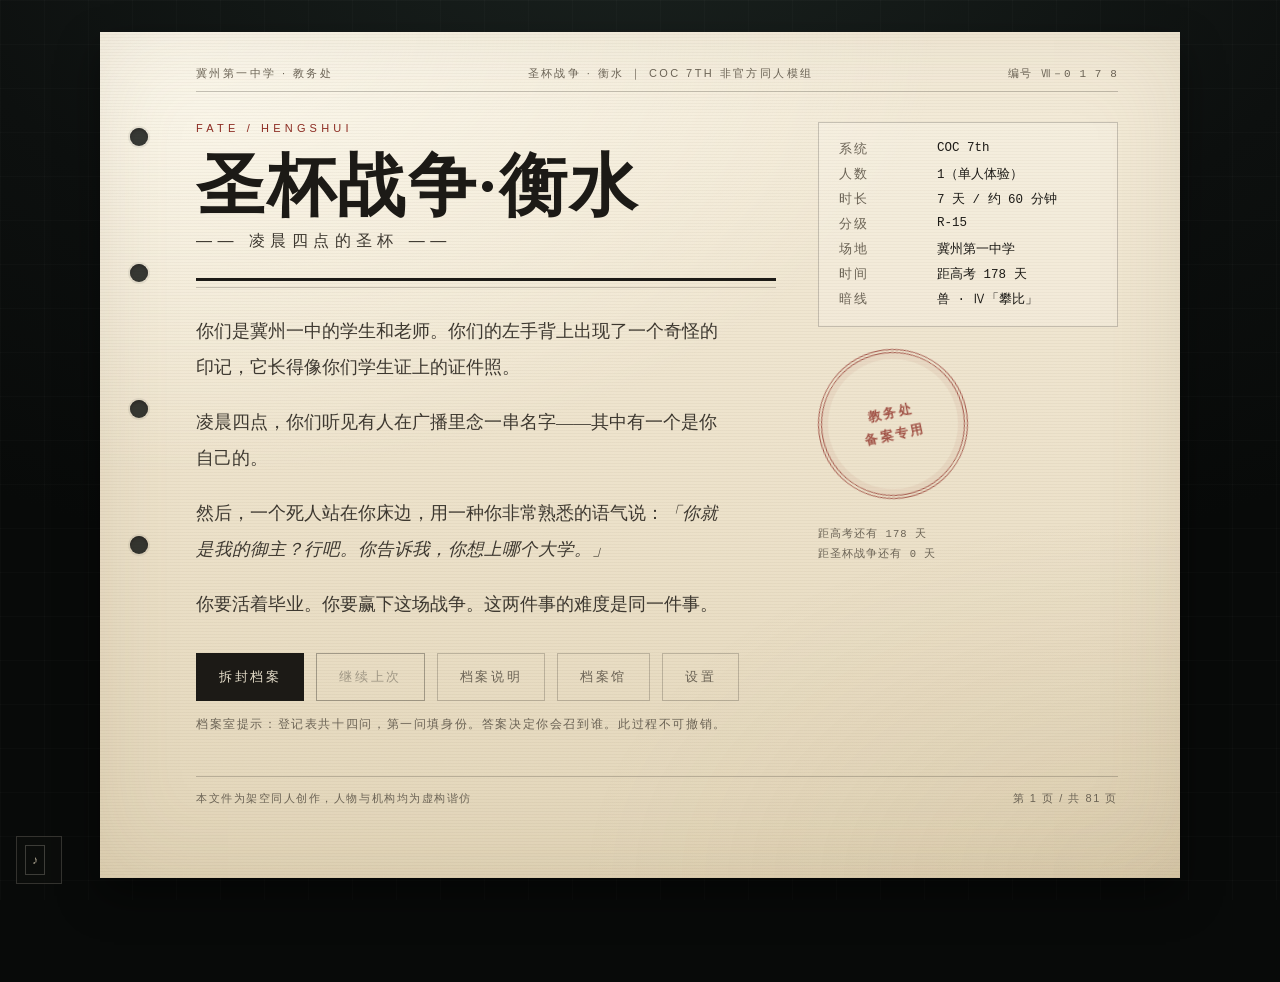
<file: index.html>
<!DOCTYPE html>
<html lang="zh-CN">
<head>
<meta charset="utf-8">
<meta name="viewport" content="width=device-width, initial-scale=1, maximum-scale=1, viewport-fit=cover">
<meta name="theme-color" content="#0d100f">
<meta name="description" content="圣杯战争·衡水：凌晨四点的圣杯 —— COC 七版同人模组改编的档案式文字游戏">
<title>圣杯战争 · 衡水：凌晨四点的圣杯</title>
<link rel="stylesheet" href="assets/css/archive.css">
<link rel="stylesheet" href="assets/css/avg.css">
<link rel="stylesheet" href="assets/css/battle.css">
<link rel="stylesheet" href="assets/css/ui.css">
<link rel="stylesheet" href="assets/css/fx.css">
<link rel="stylesheet" href="assets/css/timeline.css">
</head>
<body>
<script>
/* ERRBANNER: 运行期错误可视化（正式环境也保留，出问题时能看见原因） */
window.addEventListener('error', function (e) {
  var d = document.getElementById('errbox') || (function () {
    var x = document.createElement('div'); x.id = 'errbox';
    x.style.cssText = 'position:fixed;left:0;right:0;bottom:0;z-index:99999;background:#8c2b22;color:#f4ecda;font:12px/1.7 monospace;padding:8px 12px;max-height:40vh;overflow:auto;white-space:pre-wrap';
    document.body.appendChild(x); return x;
  })();
  d.textContent += '[JS] ' + (e.message || e.type) + ' @ ' + (e.filename || '').split('/').pop() + ':' + e.lineno + '\n';
}, true);
</script>
<div id="app">

  <!-- ================= 封面 ================= -->
  <section class="screen is-active" id="screen-title">
    <div class="paper cover">
      <div class="holes"><i></i><i></i><i></i><i></i></div>
      <div class="doc-head">
        <span>冀州第一中学 · 教务处</span>
        <span class="mid">圣杯战争 · 衡水 ｜ COC 7th 非官方同人模组</span>
        <span class="no">编号 Ⅶ－0 1 7 8</span>
      </div>

      <div class="cover-grid">
        <div>
          <div class="kicker">FATE / HENGSHUI</div>
          <h1 class="title">圣杯战争·衡水</h1>
          <div class="subtitle">—— 凌晨四点的圣杯 ——</div>
          <div class="rule-thick"></div>
          <div class="rule-thin"></div>

          <div class="lede">
            <p>你们是冀州一中的学生和老师。你们的左手背上出现了一个奇怪的印记，它长得像你们学生证上的证件照。</p>
            <p>凌晨四点，你们听见有人在广播里念一串名字——其中有一个是你自己的。</p>
            <p>然后，一个死人站在你床边，用一种你非常熟悉的语气说：<em>「你就是我的御主？行吧。你告诉我，你想上哪个大学。」</em></p>
            <p>你要活着毕业。你要赢下这场战争。这两件事的难度是同一件事。</p>
          </div>

          <div class="btn-row">
            <button class="btn btn--solid" id="btn-start">拆封档案</button>
            <button class="btn" id="btn-continue">继续上次</button>
            <button class="btn btn--ghost" id="btn-about">档案说明</button>
            <button class="btn btn--ghost" id="btn-archive">档案馆</button>
            <button class="btn btn--ghost" id="btn-settings">设置</button>
          </div>
          <div id="start-note" style="margin-top:16px;font-family:var(--hei);font-size:11.5px;letter-spacing:.14em;color:var(--ink-3)"></div>
        </div>

        <div>
          <div class="cover-meta">
            <dl>
              <dt>系统</dt><dd>COC 7th</dd>
              <dt>人数</dt><dd>1（单人体验）</dd>
              <dt>时长</dt><dd>7 天 / 约 60 分钟</dd>
              <dt>分级</dt><dd>R-15</dd>
              <dt>场地</dt><dd>冀州第一中学</dd>
              <dt>时间</dt><dd>距高考 178 天</dd>
              <dt>暗线</dt><dd>兽 · Ⅳ「攀比」</dd>
            </dl>
          </div>
          <div class="big-seal">教务处<br>备案专用</div>
          <div style="margin-top:26px;font-family:var(--mono);font-size:10.5px;letter-spacing:.1em;line-height:1.9;color:var(--ink-3)">
            距高考还有 178 天<br>
            距圣杯战争还有 0 天
          </div>
        </div>
      </div>

      <div class="doc-foot">
        <span>本文件为架空同人创作，人物与机构均为虚构谐仿</span>
        <span>第 1 页 / 共 81 页</span>
      </div>
    </div>
  </section>

  <!-- ================= 问卷 ================= -->
  <section class="screen" id="screen-quiz">
    <div class="paper" id="quiz-root"></div>
  </section>

  <!-- ================= 分配 ================= -->
  <section class="screen" id="screen-assign">
    <div class="paper" id="assign-root"></div>
  </section>

  <!-- ================= 正片 ================= -->
  <section class="screen" id="screen-game">
    <div class="paper">
      <div class="doc-head">
        <span id="game-day">DAY 1</span>
        <span class="mid">冀州第一中学 · 圣杯战争监督记录</span>
        <span class="no" id="game-clock">05:30</span>
      </div>

      <div class="hud" id="hud"></div>

      <div class="game-grid">
        <div id="story-root"></div>
        <aside class="side" id="side">
          <div class="side-toggle" id="side-toggle"><span>档 案 夹</span><span class="plus" id="side-mark">＋</span></div>
          <div id="dossier"></div>
        </aside>
      </div>

      <div class="doc-foot">
        <span>教务处 · 备案</span>
        <span id="game-foot">第 1 页 / 共 81 页</span>
        <span>严禁外传</span>
      </div>
    </div>
  </section>

  <!-- ================= 结局 ================= -->
  <section class="screen" id="screen-ending">
    <div class="paper" id="ending-root"></div>
  </section>

</div>

<div class="battle-layer" id="battle-layer"></div>
<div class="toast" id="toast"></div>
<div class="audio-bar" id="audio-bar">
  <button id="btn-mute" title="静音">♪</button>
  <span class="now" id="audio-now">—</span>
  <input id="vol" type="range" min="0" max="100" value="55" style="width:64px;accent-color:#b23a2e">
</div>

<script src="js/data/roster.js"></script>
<script src="js/data/quiz.js"></script>
<script src="js/data/story_prologue.js"></script>
<script src="js/data/story_a.js"></script>
<script src="js/data/story_b.js"></script>
<script src="js/data/summon.js"></script>
<script src="js/data/barks.js"></script>
<script src="js/data/map.js"></script>
<script src="js/data/exam.js"></script>
<script src="js/data/npc_events.js"></script>
<script src="js/data/codex.js"></script>
<script src="js/data/endings.js"></script>
<script src="js/data/endings_extra.js"></script>
<script src="js/data/endings_more.js"></script>
<script src="js/sfx.js"></script>
<script src="js/audio.js"></script>
<script src="js/avg.js"></script>
<script src="js/data/bonds.js"></script>
<script src="js/data/bonds_extra.js"></script>
<script src="js/data/bonds_more.js"></script>
<script src="js/data/flags.js"></script>
<script src="js/data/night.js"></script>
<script src="js/data/common.js"></script>
<script src="js/data/expand.js"></script>
<script src="js/data/story_paths.js"></script>
<script src="js/data/timeline.js"></script>
<script src="js/data/timeline_e2e9.js"></script>
<script src="js/data/timeline_e3e8.js"></script>
<script src="js/data/timeline_e4e11.js"></script>
<script src="js/data/timeline_e5e10.js"></script>
<script src="js/data/timeline_e6e7.js"></script>
<script src="js/data/timeline_if.js"></script>
<script src="js/timeline_ui.js"></script>
<script src="js/engine.js"></script>
<script src="js/battle.js"></script>
<script src="js/ui.js"></script>
</body>
</html>
</file>
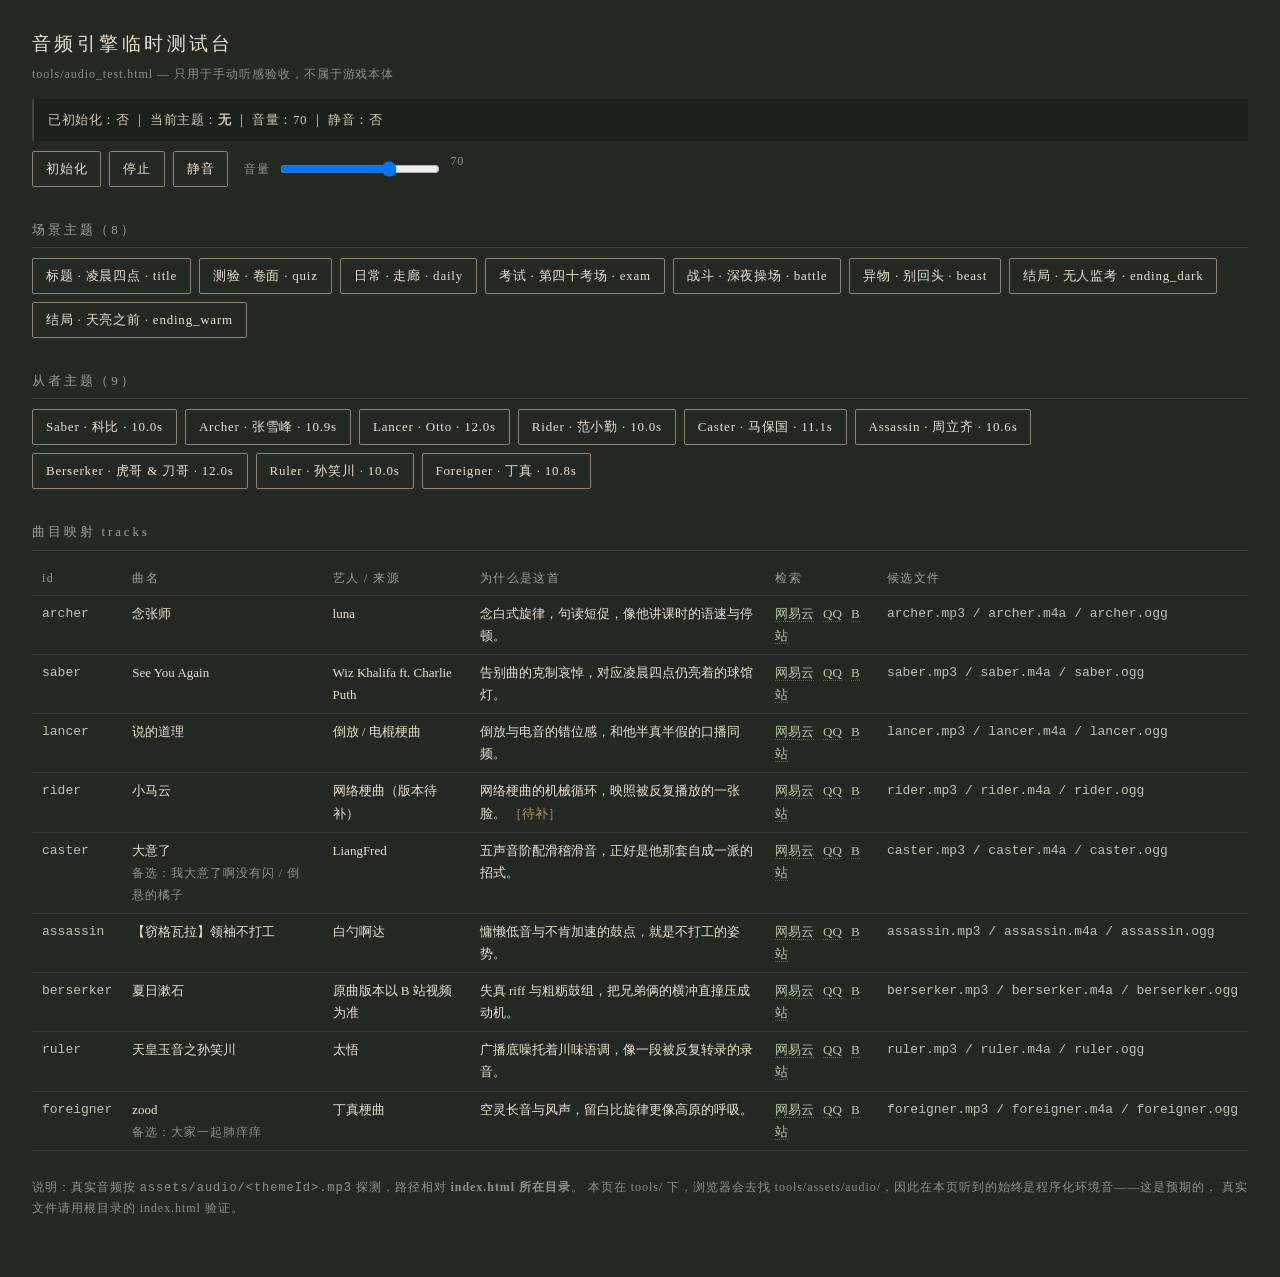
<file: tools/audio_test.html>
<!DOCTYPE html>
<html lang="zh-CN">
<head>
<meta charset="utf-8">
<title>音频引擎临时测试台 · 圣杯战争·衡水</title>
<style>
  :root { --paper: #e9e2cf; --ink: #1b1f1c; --olive: #3d4a3f; --line: #8b8574; }
  body {
    margin: 0; padding: 28px 32px 60px; background: #232823; color: var(--paper);
    font: 14px/1.7 "Georgia", "Songti SC", "SimSun", serif;
  }
  h1 { font-size: 19px; letter-spacing: .18em; font-weight: 400; margin: 0 0 4px; }
  h2 { font-size: 13px; letter-spacing: .22em; color: #9aa294; font-weight: 400;
       margin: 32px 0 10px; padding-bottom: 6px; border-bottom: 1px solid #3a423a; }
  .sub { color: #8d9487; font-size: 12px; letter-spacing: .08em; }
  .bar { display: flex; flex-wrap: wrap; gap: 8px; margin: 10px 0 0; }
  button {
    font: inherit; font-size: 13px; padding: 6px 13px; cursor: pointer; color: var(--paper);
    background: transparent; border: 1px solid var(--line); border-radius: 2px;
    letter-spacing: .06em;
  }
  button:hover { background: #2f362f; }
  button.on { background: var(--olive); border-color: var(--olive); color: #f3ecd8; }
  #status { margin-top: 14px; padding: 10px 14px; background: #1b201b; border-left: 2px solid var(--olive);
            font-size: 13px; color: #cfc9b4; letter-spacing: .04em; }
  table { border-collapse: collapse; width: 100%; font-size: 13px; }
  th, td { text-align: left; padding: 7px 10px; border-bottom: 1px solid #333a33; vertical-align: top; }
  th { color: #9aa294; font-weight: 400; letter-spacing: .12em; font-size: 12px; }
  td.id { font-family: "Consolas", monospace; color: #b9c4b0; white-space: nowrap; }
  td a { color: #b6c8a8; text-decoration: none; border-bottom: 1px dotted #566652; margin-right: 9px; }
  td a:hover { color: #e9e2cf; }
  .pending { color: #b0955e; }
  input[type=range] { width: 160px; vertical-align: middle; }
  .err { color: #c98a7a; }
</style>
</head>
<body>

<h1>音频引擎临时测试台</h1>
<div class="sub">tools/audio_test.html — 只用于手动听感验收，不属于游戏本体</div>

<div id="status">未初始化。点击「初始化」开始（浏览器要求先有用户手势）。</div>

<div class="bar">
  <button id="btnInit">初始化</button>
  <button id="btnStop">停止</button>
  <button id="btnMute">静音</button>
  <label class="sub" style="align-self:center;margin-left:8px">音量</label>
  <input id="vol" type="range" min="0" max="100" value="70">
  <span id="volVal" class="sub">70</span>
</div>

<h2>场景主题（8）</h2>
<div class="bar" id="scenes"></div>

<h2>从者主题（9）</h2>
<div class="bar" id="servants"></div>

<h2>曲目映射 tracks</h2>
<table>
  <thead>
    <tr><th>id</th><th>曲名</th><th>艺人 / 来源</th><th>为什么是这首</th><th>检索</th><th>候选文件</th></tr>
  </thead>
  <tbody id="rows"></tbody>
</table>

<div class="sub" style="margin-top:26px">
  说明：真实音频按 <code>assets/audio/&lt;themeId&gt;.mp3</code> 探测，路径相对 <b>index.html 所在目录</b>。
  本页在 tools/ 下，浏览器会去找 tools/assets/audio/，因此在本页听到的始终是程序化环境音——这是预期的，
  真实文件请用根目录的 index.html 验证。
</div>

<script src="../js/audio.js"></script>
<script>
(function () {
  'use strict';
  var A = window.GrailAudio;
  var statusEl = document.getElementById('status');
  var currentBtn = null;

  function setStatus(html) { statusEl.innerHTML = html; }
  function esc(s) { return String(s).replace(/[&<>]/g, function (c) { return { '&': '&amp;', '<': '&lt;', '>': '&gt;' }[c]; }); }

  if (!A) {
    setStatus('<span class="err">错误：js/audio.js 没有挂载 window.GrailAudio</span>');
    return;
  }

  // ---- 状态回调：UI 跟着引擎走 ----
  A.onStateChange(function (s) {
    document.getElementById('vol').value = Math.round(s.volume * 100);
    document.getElementById('volVal').textContent = Math.round(s.volume * 100);
    document.getElementById('btnMute').classList.toggle('on', s.muted);
    document.getElementById('btnMute').textContent = s.muted ? '已静音' : '静音';
    if (currentBtn) currentBtn.classList.remove('on');
    currentBtn = document.querySelector('button[data-theme="' + s.theme + '"]');
    if (currentBtn) currentBtn.classList.add('on');
    setStatus('已初始化：' + (s.available ? '是' : '否') +
      ' ｜ 当前主题：<b>' + (s.theme || '无') + '</b>' +
      ' ｜ 音量：' + Math.round(s.volume * 100) +
      ' ｜ 静音：' + (s.muted ? '是' : '否'));
  });

  // ---- 按钮 ----
  function makeBtn(container, id, label) {
    var b = document.createElement('button');
    b.textContent = label;
    b.setAttribute('data-theme', id);
    b.onclick = function () {
      A.init();
      A.play(id);
    };
    container.appendChild(b);
    return b;
  }

  var sceneIds = ['title', 'quiz', 'daily', 'exam', 'battle', 'beast', 'ending_dark', 'ending_warm'];
  var servantIds = ['saber', 'archer', 'lancer', 'rider', 'caster', 'assassin', 'berserker', 'ruler', 'foreigner'];
  var sc = document.getElementById('scenes'), sv = document.getElementById('servants');

  sceneIds.forEach(function (id) {
    var d = A.themes[id];
    makeBtn(sc, id, (d ? d.label : id) + ' · ' + id);
  });
  servantIds.forEach(function (id) {
    var d = A.themes[id];
    var secs = d ? (d.step * d.loop).toFixed(1) : '?';
    makeBtn(sv, id, (d ? d.label : id) + ' · ' + secs + 's');
  });

  document.getElementById('btnInit').onclick = function () {
    if (!A.init()) setStatus('<span class="err">AudioContext 创建失败（浏览器不支持或已被禁用）</span>');
  };
  document.getElementById('btnStop').onclick = function () { A.stop(); };
  document.getElementById('btnMute').onclick = function () { A.toggleMute(); };
  document.getElementById('vol').oninput = function (e) {
    A.setVolume(Number(e.target.value) / 100);
  };

  // ---- 曲目表 ----
  var rows = document.getElementById('rows');
  A.tracks.forEach(function (t) {
    var tr = document.createElement('tr');
    tr.innerHTML =
      '<td class="id">' + esc(t.id) + '</td>' +
      '<td>' + esc(t.title) + (t.alt ? '<br><span class="sub">备选：' + esc(t.alt) + '</span>' : '') + '</td>' +
      '<td>' + esc(t.artist) + '</td>' +
      '<td>' + esc(t.note) + (t.status === 'pending' ? ' <span class="pending">［待补］</span>' : '') + '</td>' +
      '<td>' +
        '<a href="' + t.links.netease + '" target="_blank" rel="noreferrer">网易云</a>' +
        '<a href="' + t.links.qq + '" target="_blank" rel="noreferrer">QQ</a>' +
        '<a href="' + t.links.bilibili + '" target="_blank" rel="noreferrer">B站</a>' +
      '</td>' +
      '<td class="id">' + esc(t.files.join(' / ')) + '</td>';
    rows.appendChild(tr);
  });
})();
</script>
</body>
</html>
</file>
<file: assets/css/archive.css>
/* 圣杯战争·衡水 —— 档案纸 UI
   设计约束：米黄纸、宋体正文、红章、扫描线、装订孔；手机端单列、可点区域 ≥44px */

:root {
  --paper: #e8e0cc;
  --paper-2: #ded4bb;
  --paper-3: #d3c7ab;
  --ink: #1c1a16;
  --ink-2: #3d3830;
  --ink-3: #6b6355;
  --red: #8c2b22;
  --red-2: #b23a2e;
  --blue: #2c4a63;
  --green: #3c5343;
  --gold: #8a6a2a;
  --line: rgba(28, 26, 22, 0.22);
  --line-soft: rgba(28, 26, 22, 0.10);
  --shadow: 0 18px 40px rgba(0, 0, 0, 0.45);
  --serif: "Songti SC", "SimSun", "STSong", "Noto Serif CJK SC", "Source Han Serif SC", serif;
  --hei: "PingFang SC", "Microsoft YaHei", "Hiragino Sans GB", "Noto Sans CJK SC", sans-serif;
  --mono: "Courier New", "Consolas", "SFMono-Regular", monospace;
}

* { box-sizing: border-box; -webkit-tap-highlight-color: transparent; }

html, body {
  margin: 0; padding: 0; min-height: 100%; max-width: 100%; overflow-x: hidden;
  background: #0d100f;
  color: var(--ink);
  font-family: var(--serif);
  -webkit-font-smoothing: antialiased;
  text-rendering: optimizeLegibility;
}

body {
  background:
    radial-gradient(1200px 700px at 50% -10%, #1b2320 0%, #0d100f 60%, #080a09 100%);
  min-height: 100vh;
  overflow-x: hidden;
}

/* 背景：档案柜的金属网格 */
body::before {
  content: "";
  position: fixed; inset: 0;
  background-image:
    linear-gradient(rgba(255,255,255,0.018) 1px, transparent 1px),
    linear-gradient(90deg, rgba(255,255,255,0.018) 1px, transparent 1px);
  background-size: 44px 44px;
  pointer-events: none; z-index: 0;
}

#app { position: relative; z-index: 1; padding: 32px 18px 104px; width: 100%; overflow-x: hidden; }

.screen { display: none; animation: screenIn .5s ease both; }
.screen.is-active { display: block; }

@keyframes screenIn {
  from { transform: translateY(10px); filter: brightness(1.06); }
  to { transform: none; filter: none; }
}

/* ---------- 纸张 ---------- */
.paper {
  position: relative;
  width: 100%;
  max-width: 1080px;
  margin: 0 auto;
  background:
    radial-gradient(120% 90% at 8% 0%, rgba(255,253,244,0.72), transparent 58%),
    radial-gradient(90% 70% at 100% 100%, rgba(150,120,72,0.10), transparent 62%),
    linear-gradient(180deg, #f4ecda 0%, #ece1c9 58%, #e2d5b8 100%);
  box-shadow: var(--shadow), inset 0 0 90px rgba(120, 96, 58, 0.12);
  padding: 54px 62px 72px 96px;
  overflow: hidden;
}

/* 纸张纤维噪点 */
.paper::before {
  content: "";
  position: absolute; inset: 0;
  background-image: url("data:image/svg+xml,%3Csvg xmlns='http://www.w3.org/2000/svg' width='200' height='200'%3E%3Cfilter id='n'%3E%3CfeTurbulence type='fractalNoise' baseFrequency='0.9' numOctaves='2'/%3E%3CfeColorMatrix type='saturate' values='0'/%3E%3C/filter%3E%3Crect width='200' height='200' filter='url(%23n)' opacity='0.14'/%3E%3C/svg%3E");
  mix-blend-mode: soft-light;
  opacity: .5; pointer-events: none;
}

/* 扫描线 */
.paper::after {
  content: "";
  position: absolute; inset: 0;
  background: repeating-linear-gradient(0deg, rgba(70,52,30,0.038) 0 1px, transparent 1px 3px);
  pointer-events: none;
}

.paper > * { position: relative; z-index: 2; }

/* 装订孔 */
.holes {
  position: absolute; left: 30px; top: 0; bottom: 0; width: 26px; z-index: 3;
  display: flex; flex-direction: column; justify-content: flex-start; gap: 118px; padding-top: 96px;
  pointer-events: none;
}
.holes i {
  display: block; width: 18px; height: 18px; border-radius: 50%;
  background: #0d100f;
  box-shadow: inset 0 2px 3px rgba(0,0,0,.9), 0 0 0 2px rgba(0,0,0,.08);
  opacity: .82;
}

/* ---------- 页眉页脚 ---------- */
.doc-head {
  display: flex; align-items: baseline; justify-content: space-between; gap: 16px;
  font-family: var(--hei); font-size: 11px; letter-spacing: .22em;
  color: var(--ink-3); text-transform: uppercase;
  border-bottom: 1px solid var(--line); padding-bottom: 10px; margin-bottom: 30px;
}
.doc-head .no { font-family: var(--mono); letter-spacing: .1em; }

.doc-foot {
  margin-top: 44px; padding-top: 14px; border-top: 1px solid var(--line);
  display: flex; align-items: center; justify-content: space-between;
  font-family: var(--hei); font-size: 11px; letter-spacing: .14em; color: var(--ink-3);
}

.seal {
  display: inline-block; transform: rotate(-7deg);
  border: 2px solid var(--red); color: var(--red);
  padding: 5px 10px; font-family: var(--hei); font-size: 11px; letter-spacing: .28em;
  opacity: .82; border-radius: 2px;
  box-shadow: inset 0 0 0 1px rgba(140,43,34,.35);
}

/* ---------- 标题区 ---------- */
.kicker {
  font-family: var(--hei); font-size: 11px; letter-spacing: .38em; color: var(--red);
  text-transform: uppercase; margin-bottom: 18px;
}
h1.title {
  font-family: var(--serif); font-weight: 900;
  font-size: clamp(34px, 6.4vw, 68px); line-height: 1.02; letter-spacing: .04em;
  margin: 0 0 10px;
}
.subtitle {
  font-family: var(--hei); font-size: clamp(13px, 1.8vw, 16px); letter-spacing: .34em;
  color: var(--ink-2); margin-bottom: 26px;
}
.rule-thick { height: 3px; background: var(--ink); margin: 8px 0 6px; }
.rule-thin { height: 1px; background: var(--line); margin: 6px 0 26px; }

.lede {
  font-size: clamp(15px, 1.9vw, 17.5px); line-height: 2.05; color: var(--ink-2);
  max-width: 60ch;
}
.lede p { margin: 0 0 1.1em; }

/* ---------- 封面 ---------- */
.cover { padding-top: 34px; }
.cover-grid {
  display: grid; grid-template-columns: 1fr 300px; gap: 42px; align-items: start;
}
.cover-meta { border: 1px solid var(--line); padding: 18px 20px; background: rgba(255,255,255,.16); }
.cover-meta dl { margin: 0; display: grid; grid-template-columns: 88px 1fr; gap: 8px 10px; font-size: 12.5px; }
.cover-meta dt { font-family: var(--hei); letter-spacing: .16em; color: var(--ink-3); }
.cover-meta dd { margin: 0; font-family: var(--mono); color: var(--ink); }

.big-seal {
  margin-top: 22px; width: 150px; height: 150px; border: 4px double var(--red);
  border-radius: 50%; display: grid; place-items: center; transform: rotate(-12deg);
  color: var(--red); font-family: var(--hei); font-weight: 700; letter-spacing: .18em;
  font-size: 13px; text-align: center; line-height: 1.7; opacity: .78;
  box-shadow: inset 0 0 0 6px rgba(140,43,34,.08);
}

/* ---------- 按钮 ---------- */
.btn {
  appearance: none; border: 1px solid var(--ink); background: transparent; color: var(--ink);
  font-family: var(--hei); font-size: 13px; letter-spacing: .2em; text-transform: uppercase;
  padding: 14px 22px; cursor: pointer; min-height: 46px;
  transition: background .18s, color .18s, transform .12s, box-shadow .18s;
  position: relative;
}
.btn:hover { background: var(--ink); color: var(--paper); }
.btn:active { transform: translateY(1px); }
.btn--solid { background: var(--ink); color: var(--paper); }
.btn--solid:hover { background: var(--red); border-color: var(--red); }
.btn--ghost { border-color: var(--line); color: var(--ink-3); }
.btn--ghost:hover { background: rgba(28,26,22,.06); color: var(--ink); border-color: var(--ink-3); }
.btn--red { border-color: var(--red); color: var(--red); }
.btn--red:hover { background: var(--red); color: var(--paper); }
.btn[disabled] { opacity: .34; pointer-events: none; }

.btn-row { display: flex; flex-wrap: wrap; gap: 12px; margin-top: 30px; }

/* ---------- 问卷 ---------- */
.q-progress { display: flex; gap: 6px; margin-bottom: 26px; }
.q-progress i {
  width: 34px; height: 3px; background: var(--line); display: block;
}
.q-progress i.on { background: var(--red); }
.q-progress i.done { background: var(--ink); }

.q-no { font-family: var(--mono); font-size: 12px; letter-spacing: .22em; color: var(--red); margin-bottom: 8px; }
.q-title {
  font-size: clamp(22px, 3.4vw, 30px); font-weight: 700; line-height: 1.44; margin: 0 0 10px;
}
.q-hint { font-size: 13px; color: var(--ink-3); margin-bottom: 26px; font-family: var(--hei); letter-spacing: .06em; }

.choices { display: grid; gap: 10px; }
.choice {
  display: grid; grid-template-columns: 40px 1fr; gap: 14px; align-items: start;
  border: 1px solid var(--line); background: rgba(255,255,255,.14);
  padding: 16px 18px; cursor: pointer; text-align: left; font-family: var(--serif);
  font-size: 15.5px; line-height: 1.7; color: var(--ink); min-height: 56px;
  transition: border-color .16s, background .16s, transform .12s;
}
.choice:hover { border-color: var(--ink); background: rgba(255,255,255,.34); transform: translateX(2px); }
.choice .k {
  font-family: var(--mono); font-size: 15px; color: var(--red);
  border-right: 1px solid var(--line); padding-right: 10px; line-height: 1.5;
}
.choice .sub { display: block; font-family: var(--hei); font-size: 11px; letter-spacing: .14em; color: var(--ink-3); margin-top: 6px; }

/* ---------- 分配结果 ---------- */
.assign-grid { display: grid; grid-template-columns: 340px 1fr; gap: 34px; align-items: start; }
.assign-grid > * { min-width: 0; }

.portrait {
  position: relative; border: 1px solid var(--ink); min-height: 300px;
  background: #15130f; overflow: hidden;
  box-shadow: 0 12px 26px rgba(0,0,0,.35);
}
.portrait img { display: block; width: 100%; height: auto; filter: contrast(1.04) saturate(.9); position: relative; z-index: 2; }
.portrait::before {
  content: "PHOTO MISSING / 照片未归档";
  position: absolute; inset: 0; display: grid; place-items: center;
  font-family: var(--mono); font-size: 10px; letter-spacing: .24em; color: rgba(232,224,204,.42);
  background:
    repeating-linear-gradient(45deg, rgba(255,255,255,.045) 0 8px, transparent 8px 16px), #15130f;
  text-align: center; padding: 20px;
}
.portrait .cap {
  position: absolute; left: 0; right: 0; bottom: 0;
  padding: 10px 12px; font-family: var(--mono); font-size: 10.5px; letter-spacing: .12em;
  color: #d8cdb4; background: linear-gradient(180deg, transparent, rgba(0,0,0,.82));
  display: flex; justify-content: space-between; gap: 8px;
}
.portrait .stamp {
  position: absolute; top: 12px; right: 12px; border: 1px solid var(--red-2);
  color: var(--red-2); font-family: var(--hei); font-size: 10px; letter-spacing: .2em;
  padding: 4px 7px; transform: rotate(6deg); opacity: .9; background: rgba(0,0,0,.25);
}

.card { border: 1px solid var(--line); background: rgba(255,255,255,.18); padding: 20px 22px; }
.card + .card { margin-top: 16px; }
.card h3 {
  font-family: var(--hei); font-size: 12px; letter-spacing: .3em; color: var(--red);
  margin: 0 0 12px; text-transform: uppercase; font-weight: 600;
}
.card h2 { font-size: 24px; margin: 0 0 4px; letter-spacing: .02em; }
.card .en { font-family: var(--mono); font-size: 11px; letter-spacing: .18em; color: var(--ink-3); }

.kv { display: grid; grid-template-columns: 82px 1fr; gap: 8px 14px; font-size: 13.5px; line-height: 1.7; }
.kv dt { font-family: var(--hei); color: var(--ink-3); letter-spacing: .12em; font-size: 11.5px; padding-top: 3px; }
.kv dd { margin: 0; }

.statgrid { display: grid; grid-template-columns: repeat(4, 1fr); gap: 1px; background: var(--line); border: 1px solid var(--line); }
.statgrid div { background: rgba(232,224,204,.9); padding: 8px 6px; text-align: center; }
.statgrid b { display: block; font-family: var(--mono); font-size: 17px; }
.statgrid span { font-family: var(--hei); font-size: 10px; letter-spacing: .14em; color: var(--ink-3); }

.tagrow { display: flex; flex-wrap: wrap; gap: 8px; margin: 10px 0 0; }
.tag {
  font-family: var(--hei); font-size: 11px; letter-spacing: .14em; padding: 4px 9px;
  border: 1px solid var(--line); color: var(--ink-2);
}
.tag.hit { border-color: var(--red); color: var(--red); }

/* ---------- 游戏主界面 ---------- */
#screen-game .paper { max-width: 1220px; padding: 34px 40px 56px 76px; }
.game-grid { display: grid; grid-template-columns: minmax(0,1fr) 330px; gap: 30px; align-items: start; }
.game-grid > * { min-width: 0; }

.hud {
  display: flex; flex-wrap: wrap; gap: 0; border: 1px solid var(--ink);
  background: rgba(255,255,255,.22); margin-bottom: 22px;
}
.hud .cell {
  flex: 1 1 30%; min-width: 0; padding: 9px 12px; border-right: 1px solid var(--line);
  display: flex; flex-direction: column; gap: 2px;
}
.hud .cell:last-child { border-right: 0; }
.hud .lab { font-family: var(--hei); font-size: 9.5px; letter-spacing: .18em; color: var(--ink-3); }
.hud .val { font-family: var(--mono); font-size: 16px; line-height: 1.1; }
.hud .val small { font-size: 10px; color: var(--ink-3); }
.hud .val.danger { color: var(--red); }

.pips { display: flex; gap: 3px; margin-top: 3px; }
.pips i { width: 9px; height: 9px; border: 1px solid var(--ink-3); display: block; }
.pips i.on { background: var(--red); border-color: var(--red); }
.pips i.on.ink { background: var(--ink); border-color: var(--ink); }

.scene-head { display: flex; align-items: baseline; justify-content: space-between; gap: 12px; border-bottom: 2px solid var(--ink); padding-bottom: 8px; margin-bottom: 6px; }
.scene-head h2 { font-size: clamp(20px, 2.6vw, 26px); margin: 0; letter-spacing: .02em; }
.scene-head .meta { font-family: var(--mono); font-size: 11px; letter-spacing: .1em; color: var(--ink-3); white-space: nowrap; }
.scene-place { font-family: var(--hei); font-size: 11px; letter-spacing: .2em; color: var(--red); margin: 10px 0 16px; }

.scene-img {
  position: relative; margin: 0 0 22px; border: 1px solid var(--ink); overflow: hidden; background: #100f0c;
}
.scene-img img { display: block; width: 100%; height: auto; filter: grayscale(.7) contrast(1.12) brightness(.92); }
.scene-img::after {
  content: ""; position: absolute; inset: 0;
  background: linear-gradient(180deg, rgba(232,224,204,.06), rgba(20,17,12,.42)),
              repeating-linear-gradient(0deg, rgba(0,0,0,.16) 0 1px, transparent 1px 3px);
  pointer-events: none;
}

.prose, .prose p { overflow-wrap: anywhere; word-break: break-word; }
.prose { font-size: clamp(15.5px, 1.9vw, 17px); line-height: 2.12; color: var(--ink); }
.prose p { margin: 0 0 1.05em; }
.prose p.drop::first-letter {
  font-size: 2.4em; float: left; line-height: .86; padding: 4px 8px 0 0; color: var(--red);
  font-weight: 700;
}
.prose .dialog { padding-left: 1.2em; border-left: 2px solid var(--line); color: var(--ink-2); }
.prose em { font-style: normal; background: linear-gradient(transparent 64%, rgba(140,43,34,.22) 64%); }

.reveal { opacity: 0; transform: translateY(6px); animation: rv .5s ease forwards; }
.reveal.settled { opacity: 1 !important; transform: none !important; animation: none !important; }
@keyframes rv { to { opacity: 1; transform: none; } }

.dice {
  margin: 18px 0 6px; border: 1px solid var(--line); border-left: 3px solid var(--red);
  background: rgba(255,255,255,.2); padding: 12px 16px;
  display: flex; flex-wrap: wrap; align-items: center; gap: 8px 18px;
  font-family: var(--mono); font-size: 12.5px; letter-spacing: .06em;
}
.dice b { font-size: 20px; color: var(--red); }
.dice .ok { color: var(--green); }
.dice .no { color: var(--red); }
.dice .lv { font-family: var(--hei); letter-spacing: .18em; font-size: 11px; }

.effects { display: flex; flex-wrap: wrap; gap: 6px; margin-top: 14px; }
.effects span {
  font-family: var(--hei); font-size: 11px; letter-spacing: .1em; padding: 3px 8px;
  border: 1px solid var(--line); background: rgba(255,255,255,.24); color: var(--ink-2);
}
.effects span.up { border-color: var(--green); color: var(--green); }
.effects span.down { border-color: var(--red); color: var(--red); }

/* 侧栏 */
.side { position: sticky; top: 20px; }
.side-card { border: 1px solid var(--ink); background: rgba(255,255,255,.2); }
.side-card + .side-card { margin-top: 14px; }
.side-card h4 {
  margin: 0; padding: 9px 12px; font-family: var(--hei); font-size: 10.5px; letter-spacing: .26em;
  border-bottom: 1px solid var(--line); color: var(--ink-3); background: rgba(28,26,22,.05);
}
.side-card .body { padding: 12px; font-size: 12.5px; line-height: 1.75; }

.side-portrait { border-bottom: 1px solid var(--line); position: relative; min-height: 220px; background: #15130f; }
.side-portrait::before { content: "NO PHOTO"; position: absolute; inset: 0; display: grid; place-items: center; font-family: var(--mono); font-size: 9px; letter-spacing: .3em; color: rgba(232,224,204,.3); }
.side-portrait img { width: 100%; display: block; filter: grayscale(.25) contrast(1.06); }

.clue-row { display: flex; align-items: center; justify-content: space-between; gap: 8px; padding: 4px 0; border-bottom: 1px dotted var(--line-soft); font-size: 12px; }
.clue-row .nm { font-family: var(--hei); letter-spacing: .08em; }
.clue-row .lv { font-family: var(--mono); color: var(--red); }
.clue-row.unknown .nm { color: var(--ink-3); }

.tabs { display: flex; border-bottom: 1px solid var(--line); }
.tabs button {
  flex: 1; appearance: none; background: transparent; border: 0; border-bottom: 2px solid transparent;
  font-family: var(--hei); font-size: 10.5px; letter-spacing: .16em; color: var(--ink-3);
  padding: 9px 2px; cursor: pointer; min-height: 40px;
}
.tabs button.on { color: var(--ink); border-bottom-color: var(--red); }
.tab-panel { display: none; padding: 12px; max-height: 46vh; overflow: auto; }
.tab-panel.on { display: block; }
.tab-panel h5 { margin: 14px 0 6px; font-family: var(--hei); font-size: 10.5px; letter-spacing: .2em; color: var(--red); }
.tab-panel h5:first-child { margin-top: 0; }
.tab-panel p { margin: 0 0 8px; font-size: 12px; line-height: 1.8; color: var(--ink-2); }
.tab-panel .li { font-size: 12px; line-height: 1.8; padding-left: 12px; position: relative; }
.tab-panel .li::before { content: "·"; position: absolute; left: 2px; color: var(--red); }

.log-line { font-family: var(--mono); font-size: 11px; line-height: 1.8; color: var(--ink-2); border-bottom: 1px dotted var(--line-soft); padding: 4px 0; }

/* 手机端抽屉按钮 */
.side-toggle { display: none; }

/* ---------- 结局 ---------- */
.ending-head { text-align: center; margin-bottom: 28px; }
.ending-no { font-family: var(--mono); letter-spacing: .4em; color: var(--red); font-size: 13px; }
.ending-name { font-size: clamp(30px, 6vw, 54px); margin: 8px 0 6px; letter-spacing: .06em; }
.ending-en { font-family: var(--mono); font-size: 12px; letter-spacing: .32em; color: var(--ink-3); }
.ending-one { max-width: 34em; margin: 18px auto 32px; font-size: 15px; line-height: 2; color: var(--ink-2); text-align: center; }

.ending-body { max-width: 40em; margin: 0 auto; }
.ending-body p { font-size: clamp(15.5px, 2vw, 17.5px); line-height: 2.15; margin: 0 0 1em; }
.ending-tail {
  margin: 34px auto 0; padding: 18px 20px; border: 1px solid var(--line);
  border-left: 3px solid var(--red); max-width: 40em; font-size: 14px; line-height: 1.95; color: var(--ink-2);
}
.world-card {
  margin: 26px auto 0; max-width: 40em; border: 1px dashed var(--line); padding: 16px 18px;
  font-family: var(--hei); font-size: 12.5px; letter-spacing: .04em; line-height: 1.9;
}
.world-card .hd { font-size: 10px; letter-spacing: .28em; color: var(--red); margin-bottom: 8px; }

.score-table { width: 100%; border-collapse: collapse; margin: 22px auto 0; max-width: 40em; font-size: 12.5px; }
.score-table td { border-bottom: 1px dotted var(--line); padding: 7px 4px; }
.score-table td:last-child { text-align: right; font-family: var(--mono); }

/* ---------- 提示条 ---------- */
.toast {
  position: fixed; left: 50%; bottom: 26px; transform: translateX(-50%) translateY(20px);
  background: #14120e; color: var(--paper); border: 1px solid rgba(232,224,204,.3);
  padding: 10px 18px; font-family: var(--hei); font-size: 12px; letter-spacing: .12em;
  opacity: 0; pointer-events: none; transition: .25s; z-index: 60; max-width: 90vw;
}
.toast.on { opacity: 1; transform: translateX(-50%) translateY(0); }

/* ---------- 音量 ---------- */
.audio-bar {
  position: fixed; left: 16px; right: auto; bottom: 16px; z-index: 50; display: flex; align-items: center; gap: 8px;
  background: rgba(13,16,15,.86); border: 1px solid rgba(232,224,204,.22); padding: 8px 10px;
  font-family: var(--hei); font-size: 10px; letter-spacing: .12em; color: #cfc4ab;
  transition: transform .26s ease, opacity .26s ease;
}
/* 桌面端平时只露出 ♪，鼠标移上去才展开，避免压住正文左下角 */
@media (min-width: 961px) {
  .audio-bar { overflow: hidden; max-width: 46px; padding: 8px; opacity: .82; }
  .audio-bar:hover, .audio-bar:focus-within, .audio-bar.expanded {
    max-width: 340px; padding: 8px 10px; opacity: 1;
  }
}
.audio-bar button {
  appearance: none; background: none; border: 1px solid rgba(232,224,204,.28); color: #cfc4ab;
  width: 30px; height: 30px; cursor: pointer; font-size: 12px; line-height: 1;
}
.audio-bar button:hover { background: rgba(232,224,204,.12); }
.audio-bar .now { max-width: 130px; overflow: hidden; text-overflow: ellipsis; white-space: nowrap; opacity: .7; }

/* ---------- 响应式 ---------- */
@media (max-width: 1180px) {
  #screen-game .paper { padding: 28px 26px 44px 56px; }
  .game-grid { grid-template-columns: minmax(0,1fr) 290px; gap: 22px; }
}

@media (max-width: 960px) {
  #app { padding: 0 0 80px; }
  .paper { padding: 30px 20px 48px !important; max-width: none; box-shadow: none; }
  .holes { display: none; }
  .cover-grid, .assign-grid { grid-template-columns: 1fr; gap: 24px; }
  .game-grid { grid-template-columns: 1fr; }
  .side {
    position: fixed; left: 0; right: 0; bottom: 0; top: auto; z-index: 55;
    background: var(--paper); border-top: 2px solid var(--ink);
    transform: translateY(calc(100% - 52px)); transition: transform .3s ease;
    max-height: 82vh; overflow: auto; padding-bottom: env(safe-area-inset-bottom);
  }
  .side.open { transform: translateY(0); }
  .side-toggle {
    display: flex; align-items: center; justify-content: space-between; gap: 10px;
    position: sticky; top: 0; background: var(--paper); z-index: 2;
    padding: 14px 18px; border-bottom: 1px solid var(--line);
    font-family: var(--hei); font-size: 11px; letter-spacing: .2em; color: var(--ink-2);
  }
  .side-toggle .plus { font-family: var(--mono); font-size: 15px; }
  .side .side-card { border-left: 0; border-right: 0; }
  .side-card .body, .tab-panel { max-height: none; }
  .statgrid { grid-template-columns: repeat(4, 1fr); }
  .doc-head { font-size: 9px; letter-spacing: .12em; }
  .doc-head .mid { display: none; }
  .audio-bar { left: auto; right: 8px; bottom: 68px; }
  .hud .cell { flex: 1 1 30%; border-bottom: 1px solid var(--line); }
  .hud .cell:nth-child(3n) { border-right: 0; }
  .scene-head { flex-direction: column; align-items: flex-start; gap: 4px; }
  .prose, .prose p { overflow-wrap: anywhere; word-break: break-word; }
.prose { font-size: 16px; line-height: 2.05; }
  .btn-row .btn { flex: 1 1 46%; }
  .big-seal { width: 110px; height: 110px; font-size: 11px; }
}

@media (max-width: 520px) {
  h1.title { font-size: 38px; letter-spacing: .02em; }
  .q-title { font-size: 21px; }
  .choice { grid-template-columns: 30px 1fr; padding: 14px 14px; font-size: 15px; }
  .hud .cell { flex: 1 1 46%; }
  .hud .cell:nth-child(3n) { border-right: 1px solid var(--line); }
  .hud .cell:nth-child(2n) { border-right: 0; }
  .ending-name { font-size: 32px; }
  .doc-foot span:nth-child(2) { display: none; }
}

@media (prefers-reduced-motion: reduce) {
  * { animation-duration: .01ms !important; transition-duration: .01ms !important; }
}

/* ---------- 宽度约束（保持块级流，避免长词撑破） ---------- */
html, body { width: 100%; }
.paper { min-width: 0; }
#story-root, .game-grid > *, .assign-grid > * { min-width: 0; }
.hud { max-width: 100%; }
.scene-img img, .portrait img, .side-portrait img { max-width: 100%; }


/* ---------- 移动端补丁：纸面铺满 / 音频条挪位 / 按钮不折行 ---------- */
@media (max-width: 960px) {
  html, body, #app { background: #e8e0cc; }
  #app { padding: 0 0 116px; min-height: 100vh; }
  .screen { min-height: calc(100vh - 116px); }
  .paper { min-height: calc(100vh - 116px); }
  #quiz-root, #assign-root, #ending-root { min-height: calc(100vh - 130px); }

  /* 音频条：缩成小圆钮，躲在档案夹抽屉上方，不再压正文 */
  .audio-bar {
    left: auto; right: 12px; bottom: calc(64px + env(safe-area-inset-bottom));
    padding: 0; border-radius: 999px; overflow: hidden;
    background: rgba(13,16,15,.82); border: 1px solid rgba(232,224,204,.28);
    display: flex; align-items: center; gap: 0; backdrop-filter: blur(6px);
  }
  .audio-bar #btn-mute { width: 46px; height: 46px; font-size: 16px; }
  .audio-bar .now { display: none; }
  .audio-bar #vol { display: none; }
  .audio-bar.expanded { border-radius: 8px; padding-right: 10px; }
  .audio-bar.expanded .now { display: inline; max-width: 96px; font-size: 10px; }
  .audio-bar.expanded #vol { display: block; width: 56px; }

  .btn-row { gap: 10px; }
  .btn { white-space: nowrap; }
  .btn-row .btn { flex: 1 1 100%; }
  #btn-sign, #btn-redo { flex: 1 1 100%; }
  .doc-head .no { display: none; }
  .q-progress i { height: 3px; }
}

@media (max-width: 430px) {
  .doc-head { font-size: 8.5px; letter-spacing: .1em; }
  h2.q-title, .q-title { font-size: 19px; }
  .choice { padding: 12px 12px; gap: 10px; }
  .side-toggle { padding: 12px 14px; }
  .hud .cell { padding: 8px 10px; }
  .audio-bar { bottom: calc(58px + env(safe-area-inset-bottom)); }
}


/* 未解明词条 */
.codex-locked { color: var(--ink-3); font-family: var(--mono); font-size: 11px; letter-spacing: .1em; opacity: .8; }
.codex-locked b { color: var(--ink-3); font-weight: 400; }
.codex-tip { font-size: 11px; line-height: 1.9; color: var(--ink-3); margin-top: 14px; border-top: 1px dashed var(--line); padding-top: 10px; }


/* ---------- 自由行动地图 ---------- */
.map-grid { display: grid; grid-template-columns: 1fr 1fr; gap: 11px; margin-top: 18px; }
.map-card {
  display: flex; gap: 11px; text-align: left; align-items: stretch;
  border: 1px solid var(--line); background: rgba(255,255,255,.22);
  padding: 9px; cursor: pointer; font: inherit; color: inherit;
  transition: transform .18s ease, border-color .18s ease, box-shadow .18s ease;
}
.map-card:hover { border-color: var(--ink); transform: translateY(-2px); box-shadow: 0 8px 18px rgba(0,0,0,.10); }
.map-card.visited { opacity: .6; }
.mp-img {
  width: 78px; min-height: 78px; flex: 0 0 78px; display: block;
  background-size: cover; background-position: center;
  filter: grayscale(.85) contrast(1.15) brightness(.92);
  border: 1px solid var(--ink);
}
.mp-body { display: flex; flex-direction: column; gap: 2px; min-width: 0; }
.mp-body b { font-family: var(--serif); font-size: 15px; letter-spacing: .04em; }
.mp-desc { font-size: 10.8px; line-height: 1.7; color: var(--ink-3); }
.mp-body i { font-style: normal; font-family: var(--mono); font-size: 9.5px; letter-spacing: .1em; color: var(--red); margin-top: 2px; }

@media (max-width: 700px) {
  .map-grid { grid-template-columns: 1fr; }
  .mp-img { width: 64px; min-height: 64px; flex-basis: 64px; }
}


/* ---------- 模态：存档 / 档案馆 ---------- */
.modal-layer {
  position: fixed; inset: 0; z-index: 88; background: rgba(8,9,7,.72);
  display: flex; align-items: center; justify-content: center; padding: 20px;
  backdrop-filter: blur(3px);
}
.modal {
  width: min(560px, 100%); max-height: 84vh; overflow: auto;
  background: var(--paper); color: var(--ink); border: 1px solid var(--ink);
  box-shadow: 0 24px 70px rgba(0,0,0,.55); padding: 22px 24px 18px;
}
.modal.wide { width: min(760px, 100%); }
.modal .mk {
  font-family: var(--mono); font-size: 10px; letter-spacing: .5em; color: var(--red);
  border-bottom: 1px solid var(--line); padding-bottom: 10px; margin-bottom: 14px;
}
.slot-row {
  display: flex; align-items: center; justify-content: space-between; gap: 14px;
  width: 100%; text-align: left; font: inherit; color: inherit; cursor: pointer;
  background: rgba(255,255,255,.24); border: 1px solid var(--line);
  padding: 12px 14px; margin-bottom: 8px; transition: .18s;
}
.slot-row:hover { border-color: var(--ink); transform: translateY(-1px); }
.slot-row.empty { opacity: .62; }
.slot-row .sn { font-family: var(--serif); font-size: 14px; }
.slot-row .st { font-family: var(--mono); font-size: 10.5px; color: var(--ink-3); letter-spacing: .06em; }
.modal-foot { display: flex; gap: 10px; justify-content: flex-end; margin-top: 14px; }
.ac-stat { font-family: var(--mono); font-size: 11px; letter-spacing: .08em; color: var(--ink-3); margin-bottom: 12px; }
.ac-grid { display: grid; grid-template-columns: 1fr 1fr; gap: 8px; margin: 8px 0 16px; }
.ac-card {
  border: 1px solid var(--line); background: rgba(255,255,255,.22); padding: 8px 10px;
}
.ac-card b { display: block; font-family: var(--serif); font-size: 13.5px; }
.ac-card span { font-family: var(--mono); font-size: 9.5px; color: var(--ink-3); letter-spacing: .1em; }
.ac-card.locked { opacity: .45; }
.ac-tip { font-size: 11px; color: var(--ink-3); margin-top: 10px; }


/* ---------- 月考小游戏 ---------- */
.exam-grade {
  display: flex; gap: 16px; align-items: center; border: 2px solid var(--ink);
  padding: 12px 16px; margin: 14px 0; background: rgba(255,255,255,.22);
}
.exam-grade b { font-family: var(--serif); font-size: 46px; line-height: .9; color: var(--red); }
.exam-grade.g-A b, .exam-grade.g-B b { color: #2f6b3a; }
.exam-grade span { font-size: 12.5px; line-height: 1.9; color: var(--ink-2); }
.exam-list { margin: 8px 0 4px; }
.exam-row {
  display: grid; grid-template-columns: 20px 1fr; gap: 3px 10px;
  border-bottom: 1px dashed var(--line); padding: 9px 0; font-size: 13px; line-height: 1.7;
}
.exam-row b { grid-row: span 3; font-family: var(--mono); font-size: 13px; }
.exam-row.ok b { color: #2f6b3a; }
.exam-row.no b { color: var(--red); }
.exam-row i { font-style: normal; font-family: var(--mono); font-size: 10px; color: var(--ink-3); letter-spacing: .06em; }
.exam-row em { font-style: normal; font-size: 11.5px; color: var(--ink-3); }


/* 决定面板 */
.dec-item {
  font-family: var(--hei); font-size: 12px; letter-spacing: .06em; line-height: 1.9;
  padding-left: 12px; position: relative; color: var(--ink-2); margin-bottom: 2px;
}
.dec-item::before {
  content: '·'; position: absolute; left: 2px; color: var(--red); font-weight: 700;
}

/* 每日过场 */
.day-card {
  position: fixed; inset: 0; z-index: 92; background: #0a0908;
  display: flex; flex-direction: column; align-items: center; justify-content: center;
  gap: 10px; animation: dayIn .5s ease both;
}
.day-card.out { animation: dayOut .6s ease both; }
.day-card .dn {
  font-family: var(--serif); font-weight: 900; font-size: clamp(40px, 9vw, 110px);
  letter-spacing: .1em; color: #f2ead9;
  text-shadow: 0 0 60px rgba(178,58,46,.45);
}
.day-card .dt {
  font-family: var(--hei); font-size: 12px; letter-spacing: .4em; color: rgba(232,224,204,.62);
}
.day-card .dl {
  font-family: var(--mono); font-size: 10.5px; letter-spacing: .24em; color: rgba(232,224,204,.34);
}
@keyframes dayIn { from { opacity: 0 } to { opacity: 1 } }
@keyframes dayOut { to { opacity: 0 } }


/* ==========================================================================
   手机适配补丁（真机 420×933 / 412×915 等窄屏）
   目的：正文可读、触控目标够大、底部不被浏览器工具栏压住、配图不占满整屏
   ========================================================================== */
@media (max-width: 960px) {
  /* 正文：实测过 14.4px 偏小，统一顶到 16px，行高略收一点换行数 */
  /* 注意：部分手机浏览器开了「网页字号 90%」，实测 16px 会显示成 14.4px。
     这里按 16.5px 给，90% 下约 14.85px，100% 下 16.5px，两头都能读。 */
  .paper .prose,
  .paper .prose p,
  .prose .typed { font-size: 16.5px; line-height: 1.95; }

  /* 底部留白要同时算上浏览器工具栏和安全区，否则最后的按钮永远差一截 */
  #app { padding-bottom: calc(104px + env(safe-area-inset-bottom)); }
  .screen { padding-bottom: calc(12px + env(safe-area-inset-bottom)); }

  /* 触控目标：选项和按钮不小于 48px */
  .choice { min-height: 58px; }
  .btn { min-height: 48px; display: inline-flex; align-items: center; justify-content: center; }

  /* 场景配图别一屏占满，正文要能露出来 */
  .scene-img img { max-height: 42vh; object-fit: cover; }

  /* 选项里的长标签允许换行（之前 nowrap 会把字挤出屏幕） */
  .choice, .choice span, .choice .sub { white-space: normal; }

  /* 抽屉展开时盖住底部操作区，加一层内边距避免误触 */
  .side.open { padding-bottom: calc(20px + env(safe-area-inset-bottom)); }
}

@media (max-width: 430px) {
  .paper .prose, .paper .prose p, .prose .typed { font-size: 16.5px; line-height: 1.92; }
  .doc-head { font-size: 9px; }
  .scene-img img { max-height: 36vh; }
}

/* ==========================================================================
   滚动条：从系统默认换成纸面感的细条
   ========================================================================== */
html {
  scrollbar-width: thin;
  scrollbar-color: rgba(140, 43, 34, .45) rgba(28, 26, 22, .06);
}
::-webkit-scrollbar { width: 10px; height: 10px; }
::-webkit-scrollbar-track {
  background: rgba(28, 26, 22, .05);
  border-left: 1px solid rgba(28, 26, 22, .06);
}
::-webkit-scrollbar-thumb {
  background: linear-gradient(180deg, rgba(140, 43, 34, .5), rgba(28, 26, 22, .32));
  border-radius: 8px;
  border: 2px solid transparent;
  background-clip: padding-box;
  transition: background .2s;
}
::-webkit-scrollbar-thumb:hover {
  background: linear-gradient(180deg, rgba(190, 58, 46, .8), rgba(140, 43, 34, .6));
  background-clip: padding-box;
}
::-webkit-scrollbar-thumb:active {
  background: rgba(140, 26, 18, .9);
  background-clip: padding-box;
}
::-webkit-scrollbar-corner { background: transparent; }

/* 时间线阅读器里的更细一档 */
.tl-reader::-webkit-scrollbar { width: 6px; }
.tl-reader::-webkit-scrollbar-track { background: transparent; border-left: 0; }
.tl-reader::-webkit-scrollbar-thumb { border: 1px solid transparent; }

/* 档案夹 / 模态框内部的滚动条 */
.modal::-webkit-scrollbar { width: 7px; }
.modal::-webkit-scrollbar-track { background: transparent; border-left: 0; }

/* ---------- 档案馆彩蛋：同行过的从者名字后面那个点 ----------
   默认几乎看不见，悬停才亮；点开是一串答案。 */
.ac-sv { display: inline-block; white-space: nowrap; }
.ac-seed {
  font-style: normal; font-family: var(--mono); font-size: 13px; line-height: 1;
  color: var(--ink-3); opacity: .32; cursor: pointer; padding: 0 3px;
  transition: opacity .18s, color .18s, transform .18s;
  user-select: none;
}
.ac-seed:hover { opacity: 1; color: var(--red); transform: translateY(-1px); }
.ac-code {
  display: inline-block; margin-left: 5px; padding: 1px 6px;
  font-style: normal; font-family: var(--mono); font-size: 10px; letter-spacing: .12em;
  color: #8c1a12; background: rgba(140, 43, 34, .08);
  border: 1px dashed rgba(140, 43, 34, .35);
  animation: acCodeIn .28s ease both;
}
@keyframes acCodeIn { from { opacity: 0; transform: translateY(-2px) } to { opacity: 1; transform: none } }
</file>
<file: assets/css/avg.css>
﻿/* AVG 演出层：打字机、推镜、闪白、抖动、故障、兽卡 */

/* ---------- 场景推镜 ---------- */
.scene-img img { animation: kenburns 26s ease-out both, sceneIn .62s steps(5, end) both; transform-origin: 50% 46%; }
@keyframes sceneIn {
  0%   { opacity: 0; filter: blur(8px) contrast(1.8) brightness(1.3) grayscale(1); }
  45%  { opacity: .82; filter: blur(2.4px) contrast(1.4) brightness(1.06) grayscale(.95); }
  100% { opacity: 1; filter: grayscale(.7) contrast(1.12) brightness(.92); }
}
@keyframes kenburns {
  from { transform: scale(1.02) translate3d(0, 0, 0); }
  to { transform: scale(1.09) translate3d(-0.6%, -1.2%, 0); }
}
.scene-img::before {
  content: ""; position: absolute; inset: 0; z-index: 2; pointer-events: none;
  background: radial-gradient(60% 60% at 50% 45%, transparent 40%, rgba(10, 8, 6, 0.55) 100%);
  animation: vigPulse 9s ease-in-out infinite;
}
@keyframes vigPulse { 0%,100% { opacity: .8 } 50% { opacity: 1 } }

/* ---------- 打字机 ---------- */
.typing::after {
  content: "▌"; color: var(--red); margin-left: 2px;
  animation: caret 1s steps(1) infinite;
}
@keyframes caret { 50% { opacity: 0 } }
.prose p.typed { min-height: 1.2em; }

/* ---------- 通用特效层 ---------- */
.fx-layer {
  position: fixed; inset: 0; z-index: 90; pointer-events: none;
  display: flex; align-items: center; justify-content: center;
  background: #0a0b0a;
  opacity: 1;
}
.fx-layer.leaving { opacity: 0; transition: opacity .45s ease; }
@keyframes fxIn { from { opacity: 0 } to { opacity: 1 } }
@keyframes fxOut { to { opacity: 0 } }

.fx-layer .scan {
  position: absolute; inset: 0; pointer-events: none;
  background: repeating-linear-gradient(0deg, rgba(255,255,255,.05) 0 1px, transparent 1px 4px);
}

/* 广播：黑底白字逐行 */
.fx-broadcast .inner { width: min(720px, 86vw); font-family: var(--mono); color: #e8e0cc; }
.fx-broadcast .line {
  font-size: clamp(16px, 2.6vw, 24px); letter-spacing: .18em; line-height: 2.1;
  opacity: 0; animation: lineIn .5s ease forwards;
}
.fx-broadcast .line.big { font-size: clamp(22px, 4vw, 38px); color: #f4ecda; letter-spacing: .26em; }
@keyframes lineIn { from { opacity: 0; transform: translateY(8px) } to { opacity: 1; transform: none } }
.fx-broadcast .hint { position: absolute; bottom: 8vh; left: 0; right: 0; text-align: center; font-family: var(--hei); font-size: 11px; letter-spacing: .3em; color: rgba(232,224,204,.4) }

/* 召唤：白闪 + 名字 */
.fx-summon { background: #f4ecda; }
.fx-summon .flash { position: absolute; inset: 0; background: #fff; animation: summonFlash 1.6s ease-out both; }
@keyframes summonFlash { 0% { opacity: 1 } 35% { opacity: .92 } 100% { opacity: 0 } }
.fx-summon .name {
  position: relative; z-index: 2; text-align: center; color: #1c1a16;
  font-family: var(--serif); font-weight: 900; letter-spacing: .3em;
  animation: nameRise 1.4s .35s ease both;
}
.fx-summon .name .cls { display: block; font-family: var(--mono); font-size: 12px; letter-spacing: .6em; color: var(--red); margin-bottom: 10px }
.fx-summon .name .n { font-size: clamp(28px, 6vw, 54px) }
@keyframes nameRise { from { opacity: 0; transform: translateY(14px) } to { opacity: 1; transform: none } }

/* 排名公布：名字滚动 */
.fx-roll .col { font-family: var(--mono); color: #d8cdb4; font-size: clamp(13px, 1.7vw, 17px); line-height: 2; letter-spacing: .1em; text-align: center; }
.fx-roll .col span { display: block; opacity: .0; animation: rollIn .18s linear forwards }
@keyframes rollIn { to { opacity: .85 } }
.fx-roll .stop { color: var(--red); font-family: var(--hei); font-size: 13px; letter-spacing: .4em; margin-top: 26px; text-align: center; animation: lineIn .6s ease forwards; }

/* 撞击 */
.fx-impact { background: #100d0a; }
.fx-impact .boom {
  font-family: var(--serif); font-weight: 900; color: #e8e0cc; letter-spacing: .2em;
  font-size: clamp(30px, 8vw, 78px); animation: slam .5s cubic-bezier(.2,.9,.2,1) both;
}
.fx-impact .sub { position: absolute; bottom: 26%; width: 100%; text-align: center; font-family: var(--hei); font-size: 12px; letter-spacing: .4em; color: rgba(232,224,204,.55) }
@keyframes slam {
  0% { transform: scale(1.6); opacity: 0; filter: blur(6px) }
  60% { transform: scale(.98); opacity: 1; filter: blur(0) }
  100% { transform: scale(1); opacity: 1 }
}
.fx-impact.shake { animation: shakeIt .5s ease both; }
@keyframes shakeIt {
  0%,100% { transform: translate(0,0) } 20% { transform: translate(-6px,3px) }
  40% { transform: translate(5px,-4px) } 60% { transform: translate(-4px,-2px) } 80% { transform: translate(3px,3px) }
}

/* 故障 / 走廊变表 */
.fx-glitch { background: #0b0c0a; }
.fx-glitch .grid {
  position: absolute; inset: 0;
  background-image:
    repeating-linear-gradient(90deg, rgba(140,43,34,.5) 0 1px, transparent 1px 46px),
    repeating-linear-gradient(0deg, rgba(140,43,34,.36) 0 1px, transparent 1px 46px);
  animation: gridIn 1.6s ease both;
}
@keyframes gridIn { from { opacity: 0; transform: scale(1.06) } to { opacity: 1; transform: none } }
.fx-glitch .msg {
  position: relative; z-index: 2; font-family: var(--hei); color: #e8e0cc;
  font-size: clamp(15px, 2.4vw, 22px); letter-spacing: .3em; text-align: center;
  animation: glitchTxt .9s steps(2) infinite, lineIn .5s ease both;
}
@keyframes glitchTxt {
  0% { text-shadow: 2px 0 #8c2b22, -2px 0 #2c4a63; transform: translateX(0) }
  50% { text-shadow: -3px 0 #8c2b22, 3px 0 #2c4a63; transform: translateX(1px) }
  100% { text-shadow: 2px 0 #8c2b22, -2px 0 #2c4a63; transform: translateX(0) }
}

/* 人类恶 · 显现 */
.fx-beast { background: #100c0b; }
.fx-beast .rings {
  position: absolute; inset: 0;
  background:
    radial-gradient(46% 46% at 50% 50%, rgba(140,43,34,.34), transparent 70%),
    repeating-radial-gradient(circle at 50% 50%, rgba(140,43,34,.16) 0 1px, transparent 1px 26px);
  animation: ringPulse 2.4s ease-in-out infinite;
}
@keyframes ringPulse { 0%,100% { opacity: .55; transform: scale(.98) } 50% { opacity: 1; transform: scale(1.03) } }
.fx-beast .card { position: relative; z-index: 2; text-align: center; color: #e8e0cc; }
.fx-beast .kick { font-family: var(--mono); font-size: 11px; letter-spacing: .6em; color: #b23a2e; margin-bottom: 12px }
.fx-beast .t1 {
  font-family: var(--serif); font-weight: 900; font-size: clamp(30px, 7vw, 62px); letter-spacing: .34em;
  animation: beastIn .9s cubic-bezier(.16,.9,.24,1) both;
}
.fx-beast .t2 {
  font-family: var(--serif); font-size: clamp(26px, 6vw, 54px); letter-spacing: .5em; color: #b23a2e;
  margin-top: 6px; animation: beastIn 1s .25s cubic-bezier(.16,.9,.24,1) both;
}
.fx-beast .t3 {
  margin-top: 22px; font-family: var(--hei); font-size: 12px; letter-spacing: .7em; color: rgba(232,224,204,.6);
  animation: lineIn .8s .9s ease both;
}
@keyframes beastIn {
  from { opacity: 0; transform: scale(1.3) translateY(10px); filter: blur(10px) }
  to { opacity: 1; transform: none; filter: none }
}
.fx-beast .vignette {
  position: absolute; inset: 0; box-shadow: inset 0 0 200px 60px rgba(0,0,0,.9);
  animation: ringPulse 3s ease-in-out infinite;
}

/* 决战态：整张纸偏红、页眉闪 */
body.final-day .paper { box-shadow: var(--shadow), inset 0 0 160px rgba(140, 43, 34, 0.22); }
body.final-day .doc-head .no { color: var(--red); animation: blink 2.4s steps(1) infinite; }
@keyframes blink { 50% { opacity: .25 } }

/* 选择卡片入场 */
.choices .choice { opacity: 0; animation: choiceIn .42s ease forwards; }
.choices .choice:nth-child(1) { animation-delay: .05s }
.choices .choice:nth-child(2) { animation-delay: .13s }
.choices .choice:nth-child(3) { animation-delay: .21s }
.choices .choice:nth-child(4) { animation-delay: .29s }
@keyframes choiceIn { from { opacity: 0; transform: translateX(-8px) } to { opacity: 1; transform: none } }

/* 羁绊选项标记 */
.choice.bond { border-left: 3px solid var(--red); background: rgba(140,43,34,.05); }
.choice.bond .k { color: var(--red); }

@media (prefers-reduced-motion: reduce) {
  .scene-img img, .fx-layer, .fx-beast .rings, .fx-beast .vignette { animation: none !important; }
}


/* ---------- 未解明从者：剪影 → 凝实 ---------- */
.intel-grid { display: grid; grid-template-columns: 1fr 1fr; gap: 10px; }
.intel-card { border: 1px solid var(--line); background: rgba(255,255,255,.16); overflow: hidden; }
.intel-card .ip { position: relative; aspect-ratio: 3 / 4; background: #cfc7b4; overflow: hidden; }
.intel-card .ip::before {
  content: ''; position: absolute; inset: 0; z-index: 2; pointer-events: none;
  background: radial-gradient(120% 90% at 50% 34%, rgba(0,0,0,0) 42%, rgba(0,0,0,.28) 100%);
}
.intel-card .ip img { width: 100%; height: 100%; object-fit: cover; display: block; transition: filter .6s ease, opacity .6s ease; }
.intel-card .in { padding: 7px 8px 8px; font-family: var(--hei); font-size: 10.5px; letter-spacing: .08em; color: var(--ink-2); }
.intel-card .in b { display: block; font-family: var(--serif); font-size: 13px; letter-spacing: .04em; color: var(--ink); margin-bottom: 2px; }
.intel-card .in i { font-style: normal; color: var(--red); font-family: var(--mono); }
.intel-card .ip::after {
  content: attr(data-mark); position: absolute; right: 6px; top: 6px; z-index: 3;
  font-family: var(--mono); font-size: 9px; letter-spacing: .12em; color: var(--red);
  border: 1px solid var(--red); padding: 1px 4px; opacity: .85; background: rgba(255,255,255,.55);
}

/* 情报等级 → 形象（0/1 剪影，2 扭曲，3/4 渐显，5 凝实） */
.sil { filter: none; }
.sil-0 { filter: contrast(1.06) brightness(.96); }
.sil-2 { filter: contrast(1.05); }
.tint-3 { filter: grayscale(.6) brightness(.86) contrast(1.08) blur(.4px); }
.tint-4 { filter: grayscale(.25) brightness(.96) contrast(1.03); }

/* 拿到情报的那一下：从剪影里“凝”出来 */
@keyframes condense {
  0% { filter: brightness(0) contrast(3) blur(7px); opacity: .35; transform: scale(1.05); }
  45% { filter: brightness(.55) contrast(1.8) blur(2.4px); opacity: .9; }
  100% { filter: none; opacity: 1; transform: none; }
}
.intel-card.just-revealed .ip img { animation: condense 1.15s ease both; }

/* 场景里的目击卡 */
.sighting {
  display: flex; gap: 14px; align-items: center; margin: 18px 0 4px;
  border: 1px solid var(--line); border-left: 3px solid var(--red);
  background: rgba(255,255,255,.18); padding: 10px 12px;
}
.sighting .thumb { position: relative; width: 74px; height: 98px; flex: 0 0 74px; overflow: hidden; border: 1px solid var(--ink); background: #cfc7b4; }
.sighting .thumb img { width: 100%; height: 100%; object-fit: cover; display: block; }
.sighting.just-revealed .thumb img { animation: condense 1.15s ease both; }
.sighting .txt { font-family: var(--hei); font-size: 11px; line-height: 1.8; letter-spacing: .06em; color: var(--ink-2); }
.sighting .txt b { display: block; font-family: var(--serif); font-size: 15px; letter-spacing: .06em; color: var(--ink); margin-bottom: 2px; }
.sighting .txt em { font-style: normal; color: var(--red); font-family: var(--mono); letter-spacing: .12em; }


/* ---------- 故障闪（glitch burst） ---------- */
.fx-burst {
  position: fixed; inset: 0; z-index: 72; pointer-events: none;
  background-size: cover; background-position: center;
  mix-blend-mode: screen; opacity: 0;
  filter: contrast(1.7) saturate(0) brightness(.58);
  animation: burstflash var(--dur, 520ms) steps(3, end) forwards;
}
.fx-burst.hard { mix-blend-mode: normal; filter: contrast(1.35) saturate(.25) brightness(.9); opacity: 0; }
.fx-burst .tex {
  position: absolute; inset: -10%;
  background: url(assets/img/glitch/tex_noise_a.png) repeat;
  background-size: 640px auto; opacity: .30; mix-blend-mode: screen;
  animation: burstshift 180ms steps(3) infinite;
}
.fx-burst .bars {
  position: absolute; inset: 0;
  background: repeating-linear-gradient(to bottom, rgba(255,255,255,.16) 0 1px, transparent 1px 4px);
  opacity: .5;
}
@keyframes burstflash {
  0%   { opacity: 0; transform: translate(0,0) }
  10%  { opacity: .92; transform: translate(-7px, 2px) }
  26%  { opacity: .30; transform: translate(6px, -3px) }
  44%  { opacity: .86; transform: translate(-4px, 1px) }
  62%  { opacity: .22; transform: translate(3px, 0) }
  80%  { opacity: .54; transform: translate(-2px, 0) }
  100% { opacity: 0;  transform: none }
}
@keyframes burstshift {
  0%   { transform: translateX(-9px) }
  50%  { transform: translateX(11px) }
  100% { transform: translateX(-5px) }
}

/* 信号抖动：正文轻微错位 */
body.sig-shake #story-root { animation: sigshake 90ms steps(2) 4; }
@keyframes sigshake {
  0%   { transform: translate(0,0) }
  50%  { transform: translate(1.5px,-1px) }
  100% { transform: translate(-1px,1px) }
}

/* 文字故障：关键句的 RGB 分离 */
.glitch-txt { position: relative; display: inline-block; }
.glitch-txt::before, .glitch-txt::after {
  content: attr(data-t); position: absolute; left: 0; top: 0; width: 100%;
  pointer-events: none;
}
.glitch-txt::before { color: rgba(180,58,46,.85); transform: translate(-1.4px, 0); mix-blend-mode: multiply; }
.glitch-txt::after  { color: rgba(60,110,150,.8); transform: translate(1.4px, 0); mix-blend-mode: multiply; }


/* 情报卡依次浮现 */
@keyframes cardIn {
  from { opacity: 0; transform: translateY(7px) }
  to   { opacity: 1; transform: none }
}
.intel-card { animation: cardIn .4s ease both; }
.intel-card:nth-child(2) { animation-delay: .04s }
.intel-card:nth-child(3) { animation-delay: .08s }
.intel-card:nth-child(4) { animation-delay: .12s }
.intel-card:nth-child(5) { animation-delay: .16s }
.intel-card:nth-child(6) { animation-delay: .20s }
.intel-card:nth-child(7) { animation-delay: .24s }
.intel-card:nth-child(8) { animation-delay: .28s }


/* ---------- 召唤仪式（强化版） ---------- */
.fx-summon { background: #08090a !important; overflow: hidden; }
.fx-summon .sigil {
  position: absolute; left: 50%; top: 50%; width: min(78vmin, 620px); height: min(78vmin, 620px);
  transform: translate(-50%, -50%); border-radius: 50%;
  border: 1px solid color-mix(in srgb, var(--sig, #b23a2e) 85%, #fff 15%);
  box-shadow: 0 0 120px color-mix(in srgb, var(--sig, #b23a2e) 42%, transparent) inset, 0 0 46px color-mix(in srgb, var(--sig, #b23a2e) 30%, transparent);
  animation: sigilIn 1.1s cubic-bezier(.2,.9,.2,1) both;
}
.fx-summon .sigil i {
  position: absolute; inset: 8%; border-radius: 50%;
  border: 1px dashed color-mix(in srgb, var(--sig, #b23a2e) 72%, transparent);
  animation: sigilSpin 26s linear infinite;
}
.fx-summon .sigil i:nth-child(2) { inset: 18%; border-style: solid; border-width: 1px; animation-duration: 18s; animation-direction: reverse; }
.fx-summon .sigil i:nth-child(3) { inset: 28%; border-style: dotted; animation-duration: 11s; }
.fx-summon .sigil b {
  position: absolute; inset: 0; display: flex; align-items: center; justify-content: center;
  font-family: var(--serif); font-weight: 900; font-size: clamp(22px, 5vmin, 54px);
  letter-spacing: .18em; color: color-mix(in srgb, var(--sig, #b23a2e) 78%, #ffffff 22%);
  opacity: .5; text-shadow: 0 0 34px color-mix(in srgb, var(--sig, #b23a2e) 70%, transparent);
  animation: sigilPulse 2.6s ease-in-out infinite;
}
@keyframes sigilIn { from { opacity: 0; transform: translate(-50%, -50%) scale(.72) rotate(-12deg) } to { opacity: 1; transform: translate(-50%, -50%) scale(1) } }
@keyframes sigilSpin { to { transform: rotate(360deg) } }
@keyframes sigilPulse { 0%, 100% { opacity: .34 } 50% { opacity: .62 } }

.fx-summon .flash {
  background: radial-gradient(circle at 50% 50%, #fff 0%, rgba(255,255,255,.75) 22%, rgba(255,255,255,0) 62%);
  animation: summonFlash 1.9s ease-out both;
}
.fx-summon .inner { position: relative; z-index: 3; text-align: center; padding: 0 6vw; }
.fx-summon .skicker {
  font-family: var(--mono); font-size: 10px; letter-spacing: .5em; color: rgba(232,224,204,.5);
  animation: nameRise .9s .25s ease both;
}
.fx-summon .name { color: #f2ead9; animation: nameRise 1.2s .55s ease both; }
.fx-summon .name .cls { color: color-mix(in srgb, var(--sig, #b23a2e) 82%, #ffffff 18%); }
.fx-summon .name .n { font-size: clamp(26px, 6vw, 56px); letter-spacing: .12em; }
.fx-summon .stitle {
  margin-top: 10px; font-family: var(--hei); font-size: 11px; letter-spacing: .34em;
  color: rgba(232,224,204,.42); animation: nameRise 1s .8s ease both;
}
.fx-summon .slines { margin-top: 8vh; }
.fx-summon .sline {
  font-family: var(--serif); font-size: clamp(14px, 2.2vw, 19px); line-height: 2.2;
  color: #e8e0cc; letter-spacing: .08em; opacity: 0;
  animation: slineIn .8s ease forwards;
}
@keyframes slineIn { from { opacity: 0; transform: translateY(10px); filter: blur(3px) } to { opacity: 1; transform: none; filter: none } }
.fx-summon .hint { position: absolute; bottom: 6vh; left: 0; right: 0; text-align: center;
  font-family: var(--hei); font-size: 11px; letter-spacing: .3em; color: rgba(232,224,204,.38); }


/* ---------- 人类恶 · 显现（压迫感强化版） ---------- */
.fx-beast { background: radial-gradient(circle at 50% 46%, #1a0d0a 0%, #080505 62%, #000 100%) !important; overflow: hidden; }
.fx-beast .grain {
  position: absolute; inset: -6%;
  background-image: url(assets/img/glitch/tex_noise_b.png);
  background-size: 520px auto; opacity: .16; mix-blend-mode: screen;
  animation: grainDrift 6s steps(7) infinite;
}
@keyframes grainDrift { 0% { transform: translate(0,0) } 50% { transform: translate(-14px, 8px) } 100% { transform: translate(6px, -10px) } }

.fx-beast .rankfall {
  position: absolute; inset: -10% 0;
  display: flex; flex-wrap: wrap; align-content: flex-start; gap: 0 18px;
  font-family: var(--mono); font-size: clamp(10px, 1.4vw, 15px); letter-spacing: .18em;
  color: rgba(178,58,46,.30); pointer-events: none;
}
.fx-beast .rankfall span {
  animation: rankFall 7.2s linear infinite;
}
@keyframes rankFall {
  0%   { transform: translateY(-12vh); opacity: 0 }
  12%  { opacity: 1 }
  88%  { opacity: .9 }
  100% { transform: translateY(112vh); opacity: 0 }
}

.fx-beast .bigword {
  position: relative; z-index: 3; text-align: center; line-height: .86;
  font-family: var(--serif); font-weight: 900;
  font-size: clamp(96px, 27vw, 420px); letter-spacing: -.06em;
  color: #f4ead6;
  animation: beastWord 6.2s cubic-bezier(.14,.9,.18,1) both;
  text-shadow: 0 0 90px rgba(178,58,46,.55), 0 0 18px rgba(178,58,46,.75);
}
.fx-beast .bigword .solid { display: inline-block; }
.fx-beast .bigword .ghost {
  position: absolute; left: 50%; top: 50%; transform: translate(-50%, -50%);
  color: #b23a2e; opacity: .42; filter: url(#beastWarp2); z-index: -1;
  animation: ghostBreathe 3.4s ease-in-out infinite;
}
@keyframes ghostBreathe { 0%,100% { opacity: .28; transform: translate(-50%,-50%) scale(1) } 50% { opacity: .55; transform: translate(-50%,-50%) scale(1.04) } }
@keyframes beastWord {
  0%   { opacity: 0; transform: scale(2.6); filter: blur(26px) }
  22%  { opacity: .92; transform: scale(1.06); filter: blur(3px) }
  30%  { transform: scale(1.02) }
  100% { opacity: 1; transform: scale(1); filter: none }
}

.fx-beast .meta { position: absolute; left: 0; right: 0; bottom: 9vh; z-index: 4; text-align: center; }
.fx-beast .meta .kick {
  font-family: var(--mono); font-size: 11px; letter-spacing: .8em; color: #b23a2e;
  animation: metaIn 1.2s 2.2s ease both;
}
.fx-beast .meta .line {
  margin-top: 10px; font-family: var(--serif); font-weight: 900; font-size: clamp(20px, 3.4vw, 40px);
  letter-spacing: .9em; color: #e8e0cc; text-indent: .9em;
  animation: metaIn 1.4s 2.6s ease both;
}
.fx-beast .meta .q {
  margin-top: 16px; font-family: var(--hei); font-size: clamp(12px, 1.6vw, 16px);
  letter-spacing: .5em; color: rgba(232,224,204,.5);
  animation: metaIn 1.2s 3.2s ease both;
}
@keyframes metaIn { from { opacity: 0; transform: translateY(14px) } to { opacity: 1; transform: none } }

/* 全屏压迫：呼吸式抖动 + 压暗边缘 */
.fx-beast.shake { animation: beastQuake .13s steps(2) 26; }
@keyframes beastQuake {
  0% { transform: translate(0,0) } 25% { transform: translate(-2px, 1px) }
  50% { transform: translate(2px,-1px) } 75% { transform: translate(-1px,-1px) }
}
.fx-beast .vignette {
  background: radial-gradient(circle at 50% 46%, transparent 30%, rgba(0,0,0,.72) 78%, #000 100%);
  animation: vigBreathe 4.6s ease-in-out infinite;
}
@keyframes vigBreathe { 0%,100% { opacity: .82 } 50% { opacity: 1 } }


/* ---------- 回合制战斗 ---------- */
.battle { display: grid; gap: 14px; margin: 4px 0 8px; }
.battle .foe { display: flex; gap: 16px; align-items: center; border: 1px solid var(--ink);
  padding: 10px; background: rgba(0,0,0,.035); }
.battle .fp { width: 88px; height: 116px; flex: 0 0 88px; overflow: hidden; background: #cfc7b4; border: 1px solid var(--ink); }
.battle .fp img { width: 100%; height: 100%; object-fit: cover; display: block; }
.battle .fi { flex: 1; min-width: 0; }
.battle .fn { font-family: var(--serif); font-size: 19px; letter-spacing: .04em; }
.battle .fs { font-family: var(--hei); font-size: 10.5px; letter-spacing: .1em; color: var(--ink-3); margin-top: 2px; }
.battle .bar { height: 9px; background: rgba(0,0,0,.13); border: 1px solid var(--line); margin-top: 8px; position: relative; }
.battle .bar i { display: block; height: 100%; background: var(--red); transition: width .32s ease; }
.battle .bs { font-family: var(--mono); font-size: 10.5px; color: var(--ink-3); margin-top: 4px; letter-spacing: .1em; }
.battle .blog { font-family: var(--hei); font-size: 12.5px; line-height: 2; border-left: 2px solid var(--line);
  padding: 4px 0 4px 12px; min-height: 96px; }
.battle .blog .bl { color: var(--ink-2); }
.battle .blog .dmg, .battle .blog .bad { color: var(--red); }
.battle .blog .good { color: #2f6b3a; }
.battle .blog .noble { color: var(--red); letter-spacing: .12em; font-family: var(--serif); font-size: 13.5px; }
.battle .blog .head { color: var(--ink-3); }
.battle .bhud { display: flex; gap: 14px; align-items: center; font-family: var(--mono); font-size: 11px; color: var(--ink-2); }
.battle .bhud .bar.my { flex: 1; margin: 0; }
.battle .bacts { display: flex; gap: 10px; flex-wrap: wrap; }
.battle .bacts .btn { flex: 1 1 44%; }
.bt-result { margin-top: 18px; border-top: 1px dashed var(--line); padding-top: 14px; font-size: 14px; line-height: 2; }
.bt-result p { margin: 0 0 8px; }

/* 宝具卡 */
.fx-noble { background: radial-gradient(circle at 50% 50%, #1b0d0a 0%, #050404 68%, #000 100%) !important; overflow: hidden; }
.fx-noble .slash {
  position: absolute; inset: -20%;
  background: linear-gradient(102deg, transparent 40%, rgba(255,255,255,.86) 47%, rgba(255,255,255,.1) 52%, transparent 58%);
  animation: slashIn .95s cubic-bezier(.2,.9,.2,1) both;
}
@keyframes slashIn { 0% { transform: translateX(-55%) } 100% { transform: translateX(58%); opacity: 0 } }
.fx-noble .inner { position: relative; z-index: 2; text-align: center; color: #f2ead9; padding: 0 6vw; }
.fx-noble .k { font-family: var(--mono); font-size: 10px; letter-spacing: .5em; color: #b23a2e;
  animation: nameRise .8s .1s ease both; }
.fx-noble .c { margin-top: 10px; font-family: var(--mono); font-size: 12px; letter-spacing: .8em; color: #b23a2e;
  animation: nameRise .9s .2s ease both; }
.fx-noble .n { margin-top: 12px; font-family: var(--serif); font-weight: 900;
  font-size: clamp(22px, 4.6vw, 50px); letter-spacing: .04em; line-height: 1.4;
  animation: nameRise 1.1s .3s ease both; text-shadow: 0 0 40px rgba(178,58,46,.5); }
.fx-noble .s { margin-top: 14px; font-family: var(--hei); font-size: 12px; letter-spacing: .22em;
  color: rgba(232,224,204,.55); animation: nameRise 1s .7s ease both; }
.fx-noble .hint { position: absolute; bottom: 6vh; left: 0; right: 0; text-align: center;
  font-family: var(--hei); font-size: 11px; letter-spacing: .3em; color: rgba(232,224,204,.35); }


/* ---------- 全屏战斗层（宝可梦式布局 + 档案质感） ---------- */
.battle-layer { position: fixed; inset: 0; z-index: 62; display: none; background: #07070a; }
.battle-layer.on { display: block; }
.bstage { position: absolute; inset: 0; overflow: hidden; }

.bscene {
  position: absolute; inset: -8%;
  background-size: cover; background-position: center;
  filter: grayscale(.92) contrast(1.45) brightness(.26) blur(1.1px);
  animation: bzoom 26s ease-out both;
}
@keyframes bzoom { from { transform: scale(1.04) } to { transform: scale(1.13) } }
.bveil {
  position: absolute; inset: 0;
  background: radial-gradient(circle at 50% 40%, rgba(0,0,0,0) 24%, rgba(0,0,0,.86) 82%);
}
.bfog {
  position: absolute; inset: -10%;
  background: url(assets/img/glitch/tex_noise_b.png) repeat;
  background-size: 560px auto; opacity: .13; mix-blend-mode: screen;
  animation: bfogdrift 9s steps(6) infinite;
}
@keyframes bfogdrift { 0% { transform: translate(0,0) } 50% { transform: translate(-18px,10px) } 100% { transform: translate(8px,-12px) } }

.btop {
  position: absolute; left: 0; right: 0; top: 0; z-index: 4;
  display: flex; justify-content: space-between;
  padding: 14px 22px; font-family: var(--mono); font-size: 10px; letter-spacing: .3em;
  color: rgba(232,224,204,.55); border-bottom: 1px solid rgba(232,224,204,.12);
  background: linear-gradient(180deg, rgba(0,0,0,.6), transparent);
}

.bside { position: absolute; z-index: 3; }
.bside.foe { right: 5vw; top: 9vh; width: min(30vw, 300px); text-align: right; }
.bside.me { left: 4vw; bottom: 33vh; width: min(24vw, 210px); }
.bname { font-family: var(--serif); font-size: clamp(15px, 1.9vw, 21px); color: #f2ead9; letter-spacing: .06em;
  text-shadow: 0 0 18px rgba(178,58,46,.5), 1px 0 0 rgba(178,58,46,.6), -1px 0 0 rgba(80,140,160,.4); }
.bsub { font-family: var(--mono); font-size: 10px; letter-spacing: .16em; color: rgba(232,224,204,.45); margin-top: 2px; }
.bhp {
  height: 9px; margin-top: 8px; background: rgba(0,0,0,.62);
  border: 1px solid rgba(232,224,204,.34); position: relative;
}
.bhp i { display: block; height: 100%; background: linear-gradient(90deg, #b23a2e, #e0a03c); transition: width .34s ease; }
.bhp.mine i { background: linear-gradient(90deg, #4b7f57, #9fd08a); }
.bnum { font-family: var(--mono); font-size: 10px; letter-spacing: .1em; color: rgba(232,224,204,.55); margin-top: 4px; }

.fsprite {
  display: block; width: 100%; height: min(42vh, 360px); object-fit: contain; margin-top: 10px;
  filter: drop-shadow(0 26px 42px rgba(0,0,0,.75)) contrast(1.05);
  animation: foeFloat 5.2s ease-in-out infinite;
}
@keyframes foeFloat { 0%,100% { transform: translateY(0) } 50% { transform: translateY(-10px) } }
.msprite {
  display: block; width: 100%; aspect-ratio: 3 / 4; max-height: 30vh;
  object-fit: cover; object-position: top center;
  border: 1px solid rgba(232,224,204,.25);
  filter: grayscale(.55) contrast(1.1) brightness(.9) drop-shadow(0 18px 30px rgba(0,0,0,.7));
}
.mname { font-family: var(--mono); font-size: 10px; letter-spacing: .16em; color: rgba(232,224,204,.6); margin: 6px 0 4px; }

.bbox {
  position: absolute; left: 0; right: 0; bottom: 0; z-index: 5;
  background-image:
    repeating-linear-gradient(0deg, rgba(0,0,0,.035) 0 1px, transparent 1px 3px),
    linear-gradient(180deg, rgba(238,231,213,.98), rgba(214,205,183,.99));
  background: linear-gradient(180deg, rgba(238,231,213,.98), rgba(214,205,183,.99));
  border-top: 3px double #1c1a16;
  box-shadow: 0 -14px 44px rgba(0,0,0,.55);
  padding: 14px 22px calc(16px + env(safe-area-inset-bottom));
}
.btext { font-family: var(--hei); font-size: 13px; line-height: 1.95; min-height: 62px; color: #1c1a16; }
.bline { opacity: .55; }
.bline:last-child { opacity: 1; }
.bline.dmg, .bline.bad { color: #8c2b22; }
.bline.good { color: #2f6b3a; }
.bline.noble { color: #8c2b22; font-family: var(--serif); font-size: 14.5px; letter-spacing: .08em; }
.bline.head { color: #6b6355; }
.bmenu { display: grid; grid-template-columns: repeat(4, 1fr); gap: 9px; margin-top: 10px; }
.bmenu.one { grid-template-columns: 1fr; }
.bmenu .btn { padding: 11px 6px; font-size: 12px; }
.bover { font-family: var(--serif); font-size: 15px; margin-top: 6px; color: #8c2b22; letter-spacing: .1em; }

/* 转场 */
.battle-trans {
  position: fixed; inset: 0; z-index: 95; background: #08070a; overflow: hidden;
  display: flex; align-items: center; justify-content: center;
}
.battle-trans .mark {
  font-family: var(--serif); font-size: clamp(30px, 8vw, 92px); letter-spacing: .5em;
  color: #b23a2e; opacity: 0; text-indent: .5em;
  animation: markIn .6s .12s ease both;
}
@keyframes markIn { from { opacity: 0; transform: scale(1.5); filter: blur(14px) } to { opacity: .92; transform: none; filter: none } }
.battle-trans::after {
  content: ''; position: absolute; inset: -40%;
  background: repeating-linear-gradient(104deg, transparent 0 26px,
    rgba(255,255,255,.92) 26px 30px, transparent 30px 62px);
  opacity: 0; transform: translateX(-40%);
}
.battle-trans.sweep::after { animation: swipeOut .62s ease-in forwards; }
@keyframes swipeOut { 0% { opacity: 0; transform: translateX(-42%) } 22% { opacity: .9 } 100% { opacity: 0; transform: translateX(42%) } }
.battle-trans.leaving { animation: transOut .44s ease both; }
@keyframes transOut { to { opacity: 0 } }

@media (max-width: 960px) {
  .bside.foe { top: 7vh; right: 3vw; width: 42vw; }
  .bside.me { bottom: 36vh; left: 3vw; width: 34vw; }
  .fsprite { height: 30vh; }
  .msprite { height: 18vh; }
  .bmenu { grid-template-columns: 1fr 1fr; }
  .btext { font-size: 12.5px; min-height: 76px; }
}


/* ---------- 真名解放（强化：光柱 + 字雨 + 扭曲） ---------- */
.fx-noble { background: radial-gradient(circle at 50% 46%, #26110c 0%, #0a0605 58%, #000 100%) !important; }
.fx-noble .ray {
  position: absolute; left: 50%; top: -12%; width: 22vw; height: 130%;
  transform: translateX(-50%) scaleY(.2); transform-origin: 50% 0;
  background: linear-gradient(180deg, rgba(255,246,220,.98), rgba(226,163,63,.55) 40%, transparent 76%);
  filter: blur(10px); opacity: 0;
  animation: rayIn 1.9s cubic-bezier(.16,.9,.24,1) both;
}
@keyframes rayIn {
  0% { opacity: 0; transform: translateX(-50%) scaleY(.15) }
  18% { opacity: .95; transform: translateX(-50%) scaleY(1) }
  44% { opacity: .55 }
  100% { opacity: 0; transform: translateX(-50%) scaleY(1.05) }
}
.fx-noble .chars {
  position: absolute; inset: -8% 0; pointer-events: none;
  display: flex; flex-wrap: wrap; justify-content: center; gap: 0 22px; align-content: flex-start;
  font-family: var(--serif); font-size: clamp(11px, 1.5vw, 17px); color: rgba(226,163,63,.34);
  letter-spacing: .1em;
}
.fx-noble .chars span { animation: charFall 6.4s linear infinite; }
@keyframes charFall {
  0% { transform: translateY(-14vh); opacity: 0 }
  14% { opacity: 1 }
  86% { opacity: .8 }
  100% { transform: translateY(114vh); opacity: 0 }
}
.fx-noble .n { position: relative; display: inline-block; font-size: clamp(26px, 6.2vw, 68px); }
.fx-noble .n .solid { display: inline-block; color: #f6ecd6;
  text-shadow: 0 0 54px rgba(226,163,63,.6), 0 0 16px rgba(214,120,60,.75);
  animation: nobleWord 1.5s cubic-bezier(.14,.9,.18,1) both; }
.fx-noble .n .ghost {
  position: absolute; left: 50%; top: 50%; transform: translate(-50%, -50%);
  color: #d6783c; opacity: .38; z-index: -1;
  animation: ghostBreathe 3.2s ease-in-out infinite;
}
@keyframes nobleWord {
  0% { opacity: 0; transform: scale(1.9); filter: blur(20px) }
  40% { opacity: .95; transform: scale(1.02); filter: blur(2px) }
  100% { opacity: 1; transform: scale(1); filter: none }
}


/* ---------- 演出增强：关键词 / 骰子 / 情绪反馈 ---------- */
.kw {
  font-style: normal; color: var(--red); letter-spacing: .04em;
  text-shadow: 0 0 14px rgba(178,58,46,.18);
}
.kw + .kw { margin-left: 1px; }

.dice .rollnum { display: inline-block; min-width: 2.2em; text-align: center; transition: color .2s; }
.dice .rollnum.ok { color: #2f6b3a; }
.dice .rollnum.no { color: var(--red); }

/* SAN 大跌：耳鸣 + 视野发白 */
body.fx-san-hit::after {
  content: ''; position: fixed; inset: 0; z-index: 70; pointer-events: none;
  background: radial-gradient(circle at 50% 50%, rgba(255,255,255,.0) 30%, rgba(255,255,255,.55) 100%);
  animation: sanHit .9s ease-out both;
  backdrop-filter: blur(0px);
}
@keyframes sanHit {
  0% { opacity: 0; backdrop-filter: blur(0px) }
  22% { opacity: .9; backdrop-filter: blur(2.4px) }
  100% { opacity: 0; backdrop-filter: blur(0px) }
}

/* 曝光上升：红色边缘脉冲 */
body.fx-exp-hit::before {
  content: ''; position: fixed; inset: 0; z-index: 69; pointer-events: none;
  box-shadow: inset 0 0 120px rgba(178,58,46,.55);
  animation: expPulse .9s ease-out both;
}
@keyframes expPulse { 0% { opacity: 0 } 30% { opacity: 1 } 100% { opacity: 0 } }

/* 兽上涨：底部渗上来的暗红 */
body.fx-beast-hit::after {
  content: ''; position: fixed; left: 0; right: 0; bottom: 0; height: 42vh; z-index: 68;
  pointer-events: none;
  background: linear-gradient(0deg, rgba(120,20,14,.55), transparent 78%);
  animation: beastRise .92s ease-out both;
}
@keyframes beastRise { 0% { opacity: 0; transform: translateY(18%) } 40% { opacity: 1 } 100% { opacity: 0; transform: translateY(0) } }


/* ---------- 从者插话 ---------- */
.bark {
  display: flex; gap: 10px; align-items: baseline;
  margin: 4px 0 18px; padding: 9px 12px 9px 14px;
  border-left: 2px solid var(--red);
  background: rgba(178,58,46,.045);
  opacity: 0; transform: translateY(6px);
  transition: opacity .5s ease, transform .5s ease;
}
.bark.on { opacity: 1; transform: none; }
.bark .bhead {
  font-family: var(--mono); font-size: 9.5px; letter-spacing: .22em;
  color: var(--red); white-space: nowrap; padding-top: 2px;
}
.bark .btalk { font-family: var(--serif); font-size: 14.5px; line-height: 1.95; color: var(--ink); }


/* ---------- 常态氛围：SAN 低 / 兽近 / 曝光高 ---------- */
body.low-san #story-root { filter: saturate(.72) contrast(1.04); }
body.low-san .paper { animation: lowSanBreath 5.2s ease-in-out infinite; }
@keyframes lowSanBreath {
  0%, 100% { box-shadow: inset 0 0 0 rgba(178,58,46,0); }
  50% { box-shadow: inset 0 0 90px rgba(178,58,46,.10); }
}
body.beast-near .paper::after {
  content: ''; position: fixed; inset: 0; pointer-events: none; z-index: 3;
  background: radial-gradient(circle at 50% 120%, rgba(120,20,14,.22), transparent 58%);
}
body.exp-hot .scene-img::before {
  animation-duration: 3.2s;
}


/* ---------- 对白段落：整段是台词时换一种排法 ---------- */
.prose p.dialogue {
  margin: 20px 0 20px 6px;
  padding-left: 14px;
  border-left: 2px solid rgba(178,58,46,.55);
  font-size: 17px; line-height: 2.05;
  color: var(--ink);
  letter-spacing: .02em;
}
.prose p.dialogue::before {
  content: ''; position: absolute;
}

/* ---------- 战斗飘字 ---------- */
.dmgfloat {
  position: absolute; z-index: 9;
  font-family: var(--serif); font-weight: 900;
  font-size: clamp(22px, 3vw, 40px); letter-spacing: .02em;
  color: #e8b04a;
  text-shadow: 0 2px 12px rgba(0,0,0,.75);
  pointer-events: none;
  animation: dmgFloat .9s cubic-bezier(.2,.9,.2,1) both;
}
.dmgfloat.foe { right: 12%; top: 26%; }
.dmgfloat.me { left: 18%; bottom: 40%; color: #c8483a; }
@keyframes dmgFloat {
  0% { opacity: 0; transform: translateY(10px) scale(.8) }
  18% { opacity: 1; transform: translateY(-6px) scale(1.12) }
  100% { opacity: 0; transform: translateY(-46px) scale(1) }
}

/* 战斗：受击时画面轻微顿一下 */
.bside.foe.hit { animation: foeHit .26s steps(2) 2; }
@keyframes foeHit { 0% { transform: translateX(0) } 50% { transform: translateX(6px) } 100% { transform: translateX(0) } }

/* ==========================================================================
   宝具对轰 · fx-clash
   两个真名牌从左右压进来，在中间撞一次。用在「同屏宝具释放」：
   时间线阅读器读到高潮那一行时调 stinger('clash')。
   ========================================================================== */
.fx-clash {
  background: radial-gradient(circle at 50% 52%, #17100c 0%, #060505 66%, #000 100%) !important;
  overflow: hidden;
}
.fx-clash .chalf {
  position: absolute; top: 0; bottom: 0; width: 50%; z-index: 2;
  display: flex; flex-direction: column; justify-content: center;
  padding: 0 3.2vw; pointer-events: none;
}
.fx-clash .chalf.l {
  left: 0; align-items: flex-end; text-align: right;
  animation: clashInL .95s cubic-bezier(.18,.9,.2,1) both;
  background: linear-gradient(90deg, rgba(0,0,0,.58), rgba(0,0,0,0) 76%);
}
.fx-clash .chalf.r {
  right: 0; align-items: flex-start; text-align: left;
  animation: clashInR .95s cubic-bezier(.18,.9,.2,1) both;
  background: linear-gradient(270deg, rgba(0,0,0,.58), rgba(0,0,0,0) 76%);
}
@keyframes clashInL { 0% { opacity: 0; transform: translateX(-64%) } 100% { opacity: 1; transform: translateX(-4%) } }
@keyframes clashInR { 0% { opacity: 0; transform: translateX(64%) } 100% { opacity: 1; transform: translateX(4%) } }
.fx-clash.clashed .chalf.l { animation: clashHitL .95s cubic-bezier(.2,.9,.2,1) both; }
.fx-clash.clashed .chalf.r { animation: clashHitR .95s cubic-bezier(.2,.9,.2,1) both; }
/* 撞的分解：先压进中线（融合），再被炸开 */
@keyframes clashHitL {
  0%   { transform: translateX(-4%) rotate(0); filter: brightness(1) }
  26%  { transform: translateX(4%) rotate(0) scale(1.02); filter: brightness(2.6) saturate(.35) }
  44%  { transform: translateX(0%) rotate(0) scale(1.05); filter: brightness(3.2) saturate(0) }
  100% { transform: translateX(-17%) rotate(-.8deg) scale(1); filter: brightness(1) }
}
@keyframes clashHitR {
  0%   { transform: translateX(4%) rotate(0); filter: brightness(1) }
  26%  { transform: translateX(-4%) rotate(0) scale(1.02); filter: brightness(2.6) saturate(.35) }
  44%  { transform: translateX(0%) rotate(0) scale(1.05); filter: brightness(3.2) saturate(0) }
  100% { transform: translateX(17%) rotate(.8deg) scale(1); filter: brightness(1) }
}

.fx-clash .ck {
  font-family: var(--mono); font-size: 10px; letter-spacing: .46em;
  color: var(--sig);
  animation: clashTxt .7s .12s ease both;
}
.fx-clash .cc {
  margin-top: 12px; font-family: var(--mono); font-size: 12px; letter-spacing: .7em;
  color: var(--sig);
  animation: clashTxt .7s .2s ease both;
}
.fx-clash .cn {
  margin-top: 10px; font-family: var(--serif); font-weight: 900;
  font-size: clamp(20px, 3.7vw, 46px); line-height: 1.3; letter-spacing: .03em;
  color: #f2ead9; max-width: 42vw;
  text-shadow: 0 0 34px rgba(178,58,46,.55);
  animation: clashTxt .8s .3s ease both;
}
.fx-clash .cw {
  margin-top: 12px; font-family: var(--hei); font-size: 11px; letter-spacing: .26em;
  color: rgba(232,224,204,.5);
  animation: clashTxt .8s .42s ease both;
}
@keyframes clashTxt { 0% { opacity: 0; transform: translateY(10px) } 100% { opacity: 1; transform: none } }

.fx-clash .cseam {
  position: absolute; left: 50%; top: 0; bottom: 0; width: 1px; z-index: 1;
  transform: translateX(-.5px);
  background: linear-gradient(180deg, transparent, rgba(232,224,204,.32) 22%, rgba(232,224,204,.32) 78%, transparent);
  animation: seamIn .8s .1s ease both;
}
@keyframes seamIn { 0% { opacity: 0 } 100% { opacity: 1 } }
.fx-clash.clashed .cseam { animation: seamFlash 1.1s ease both; }
@keyframes seamFlash {
  0% { opacity: 1; width: 1px; background: rgba(255,255,255,.9) }
  40% { opacity: .5; width: 3px }
  100% { opacity: .16; width: 1px }
}

/* 冲击波：三圈，从缝里往外推 */
.fx-clash .cwave { position: absolute; inset: 0; z-index: 3; pointer-events: none; }
.fx-clash .cwave i {
  position: absolute; left: 50%; top: 50%; width: 7vmin; height: 7vmin;
  margin: -3.5vmin 0 0 -3.5vmin; border-radius: 50%;
  border: 1px solid rgba(255,255,255,.85);
  opacity: 0; transform: scale(.2);
}
.fx-clash.clashed .cwave i { animation: waveOut 1.15s cubic-bezier(.16,.8,.24,1) both; }
.fx-clash.clashed .cwave i:nth-child(2) { animation-delay: .12s; border-width: 3px; }
.fx-clash.clashed .cwave i:nth-child(3) { animation-delay: .26s; border-color: rgba(178,58,46,.8); }
@keyframes waveOut {
  0% { opacity: .9; transform: scale(.3) }
  55% { opacity: .22 }
  100% { opacity: 0; transform: scale(6.2) }
}

.fx-clash .cflash {
  position: absolute; inset: 0; z-index: 4; pointer-events: none;
  background: #fff; opacity: 0;
}
/* 撞点：缝里炸出来的一点白光 */
.fx-clash .ccore {
  position: absolute; left: 50%; top: 50%; z-index: 4; pointer-events: none;
  width: 26vmin; height: 26vmin; margin: -13vmin 0 0 -13vmin; border-radius: 50%;
  background: radial-gradient(circle, #fff 0%, rgba(255,255,255,.55) 32%, rgba(255,255,255,0) 68%);
  opacity: 0; transform: scale(.1);
}
.fx-clash.clashed .ccore { animation: corePop .95s cubic-bezier(.16,.8,.24,1) both; }
@keyframes corePop {
  0% { opacity: 0; transform: scale(.1) }
  24% { opacity: 1; transform: scale(.5) }
  40% { opacity: 1; transform: scale(.72) }
  100% { opacity: 0; transform: scale(2.9) }
}
.fx-clash.clashed .cflash { animation: clashFlash .5s steps(3) both; }
@keyframes clashFlash { 0% { opacity: 0 } 22% { opacity: .92 } 46% { opacity: .12 } 100% { opacity: 0 } }

.fx-clash .cverdict {
  position: absolute; left: 0; right: 0; bottom: 17vh; z-index: 5; text-align: center;
  font-family: var(--hei); font-size: 12.5px; letter-spacing: .3em;
  color: rgba(232,224,204,.78); padding: 0 8vw; line-height: 2;
  opacity: 0;
}
/* 撞完之后，缝里留一条还在抖的白光——不是闪一下就没了 */
.fx-clash.clashed .cseam::after {
  content: ''; position: absolute; left: -1px; top: 0; bottom: 0; width: 2px;
  background: linear-gradient(180deg, transparent, #fff 28%, #fff 72%, transparent);
  filter: blur(1.2px);
  animation: crackHold .18s steps(2) infinite;
}
@keyframes crackHold {
  0% { opacity: .9; transform: translateX(0) }
  50% { opacity: .55; transform: translateX(1.5px) }
  100% { opacity: .82; transform: translateX(-1.5px) }
}
.fx-clash.clashed .cverdict { animation: clashTxt .9s 1.1s ease both; }
.fx-clash.shake { animation: clashShake .55s steps(2) 1; }
@keyframes clashShake {
  0% { transform: translate(0,0) } 20% { transform: translate(-7px,4px) }
  40% { transform: translate(6px,-5px) } 60% { transform: translate(-4px,-3px) }
  80% { transform: translate(3px,3px) } 100% { transform: translate(0,0) }
}
.fx-clash .hint {
  position: absolute; bottom: 5vh; left: 0; right: 0; text-align: center; z-index: 5;
  font-family: var(--hei); font-size: 10.5px; letter-spacing: .3em;
  color: rgba(232,224,204,.3);
}

@media (max-width: 700px) {
  .fx-clash .chalf { padding: 0 3vw; }
  .fx-clash .cn { font-size: clamp(16px, 6vw, 26px); max-width: 45vw; }
  .fx-clash .ck { letter-spacing: .24em; font-size: 9px; }
  .fx-clash .cc { letter-spacing: .4em; font-size: 10px; }
  .fx-clash .cw { font-size: 9.5px; letter-spacing: .16em; }
  .fx-clash .cverdict { bottom: 20vh; font-size: 11.5px; letter-spacing: .16em; }
}

/* ==========================================================================
   错位召唤 · fx-missummon
   先是一张正常的契约卡。一秒钟后它从中间裂开，血从缝里渗出来，
   换成一个不该来的东西。不做预告。
   ========================================================================== */
.fx-missummon {
  background: radial-gradient(circle at 50% 50%, #0b0a09 0%, #050404 70%, #000 100%) !important;
  overflow: hidden;
}
.fx-missummon .msum { position: relative; width: 100%; height: 100%; display: flex; align-items: center; justify-content: center; }
.fx-missummon .ma {
  position: absolute; text-align: center; color: #f2ead9;
  animation: maIn .7s .1s ease both;
}
.fx-missummon .ma .k, .fx-missummon .mb .k {
  font-family: var(--mono); font-size: 10px; letter-spacing: .42em; color: #b23a2e;
}
.fx-missummon .ma .c, .fx-missummon .mb .c {
  margin-top: 10px; font-family: var(--mono); font-size: 12px; letter-spacing: .7em; color: rgba(232,224,204,.6);
}
.fx-missummon .ma .n, .fx-missummon .mb .n {
  margin-top: 8px; font-family: var(--serif); font-weight: 900;
  font-size: clamp(22px, 4vw, 46px); letter-spacing: .04em;
}
.fx-missummon .ma .s, .fx-missummon .mb .s {
  margin-top: 12px; font-family: var(--hei); font-size: 11px; letter-spacing: .2em; color: rgba(232,224,204,.4);
}
@keyframes maIn { 0% { opacity: 0; transform: translateY(8px) } 100% { opacity: 1; transform: none } }

/* 撕开：正常那张抖动、偏色、往两边裂 */
.fx-missummon.ripped .ma {
  animation: maRip .52s cubic-bezier(.2,.9,.2,1) forwards;
}
@keyframes maRip {
  0% { opacity: 1; transform: none; filter: none }
  18% { transform: translate(-3px, 1px) skewX(1.4deg); filter: blur(.4px) }
  42% { opacity: 1; transform: translate(4px, -2px) skewX(-2deg); filter: blur(1px) hue-rotate(-18deg) }
  100% { opacity: 0; transform: translate(0, -18px) scaleX(1.12); filter: blur(6px) brightness(.4) }
}

/* 三道血纹 + 一层渗出来的黑 */
.fx-missummon .mrip { position: absolute; inset: 0; pointer-events: none; }
.fx-missummon .mrip i {
  position: absolute; left: 50%; top: 50%; height: 2px; width: 0;
  background: linear-gradient(90deg, transparent, #8c1a12 12%, #ff5a3c 50%, #8c1a12 88%, transparent);
  transform: translate(-50%, -50%) rotate(var(--r, 0deg));
  box-shadow: 0 0 18px rgba(176,30,22,.9);
  opacity: 0;
}
.fx-missummon .mrip i:nth-child(1) { --r: -6deg; }
.fx-missummon .mrip i:nth-child(2) { --r: 4deg; height: 3px; }
.fx-missummon .mrip i:nth-child(3) { --r: -1deg; height: 1px; }
.fx-missummon.ripped .mrip i { animation: ripCut .6s cubic-bezier(.16,.8,.24,1) both; }
.fx-missummon.ripped .mrip i:nth-child(2) { animation-delay: .06s; }
.fx-missummon.ripped .mrip i:nth-child(3) { animation-delay: .12s; }
@keyframes ripCut {
  0% { width: 0; opacity: 0 }
  22% { width: 130vw; opacity: 1 }
  100% { width: 130vw; opacity: 0 }
}
.fx-missummon .mrip b {
  position: absolute; inset: 0; opacity: 0;
  background:
    radial-gradient(ellipse at 50% 50%, rgba(120,12,10,.55) 0%, rgba(40,4,4,.28) 38%, transparent 62%);
}
.fx-missummon.ripped .mrip b { animation: bloodSeep 1.6s .18s ease both; }
@keyframes bloodSeep { 0% { opacity: 0 } 18% { opacity: 1 } 100% { opacity: .55 } }

/* 换进来的那个：暗红、重影、一直在抖 */
.fx-missummon .mb {
  position: absolute; text-align: center; opacity: 0;
  color: #e8d2c8;
}
.fx-missummon.ripped .mb { animation: mbIn .7s 1.18s cubic-bezier(.2,.9,.2,1) both, mbShake 3.2s 1.9s steps(2) infinite; }
@keyframes mbIn {
  0% { opacity: 0; transform: scale(1.18); filter: blur(10px) brightness(2) }
  40% { opacity: 1; filter: blur(0) brightness(1) }
  100% { opacity: 1; transform: scale(1) }
}
@keyframes mbShake {
  0% { transform: translate(0,0) }
  25% { transform: translate(-1.5px, 1px) }
  50% { transform: translate(1px, -1.5px) }
  75% { transform: translate(-1px, -1px) }
  100% { transform: translate(0,0) }
}
.fx-missummon .mb .k { color: #ff4a34; }
.fx-missummon .mb .c { color: rgba(255,74,52,.8); }
.fx-missummon .mb .n {
  color: #efe0d6;
  text-shadow:
    2px 0 0 rgba(190,20,14,.85),
    -2px 0 0 rgba(20,120,140,.28),
    0 0 34px rgba(140,16,10,.7);
}
.fx-missummon .mline {
  position: absolute; left: 0; right: 0; bottom: 15vh; text-align: center;
  font-family: var(--hei); font-size: 13px; letter-spacing: .34em; color: rgba(255,120,96,.8);
  opacity: 0;
}
.fx-missummon.ripped .mline { animation: mbIn .9s 2.5s ease both; }
.fx-missummon .hint {
  position: absolute; bottom: 6vh; left: 0; right: 0; text-align: center;
  font-family: var(--hei); font-size: 10.5px; letter-spacing: .3em; color: rgba(232,224,204,.25);
}
.fx-missummon.quake { animation: clashShake .6s steps(2) 1; }

@media (max-width: 700px) {
  .fx-missummon .ma .n, .fx-missummon .mb .n { font-size: clamp(18px, 6vw, 28px); }
  .fx-missummon .mline { font-size: 11.5px; letter-spacing: .2em; }
}

/* ==========================================================================
   错位召唤 v2 · mx-*
   时序：正常契约卡 → 中间裂开一条缝 → 黑从缝里涌出来把原卡整个盖住
        → 放射尖刺 + 不规则法阵 → 名字一个字一个字扎进来
   ========================================================================== */
.fx-missummon .mx { position: relative; width: 100%; height: 100%; display: flex; align-items: center; justify-content: center; }
.fx-missummon .mx-k { font-family: var(--mono); font-size: 10px; letter-spacing: .42em; color: #b23a2e; }
.fx-missummon .mx-c { margin-top: 10px; font-family: var(--mono); font-size: 12px; letter-spacing: .7em; color: rgba(232,224,204,.6); }
.fx-missummon .mx-n { margin-top: 8px; font-family: var(--serif); font-weight: 900; font-size: clamp(22px, 4vw, 46px); letter-spacing: .04em; }
.fx-missummon .mx-s { margin-top: 12px; font-family: var(--hei); font-size: 11px; letter-spacing: .2em; color: rgba(232,224,204,.4); }

.fx-missummon .mx-a { position: absolute; text-align: center; color: #f2ead9; animation: mxAIn .7s .1s ease both; }
@keyframes mxAIn { 0% { opacity: 0; transform: translateY(8px) } 100% { opacity: 1; transform: none } }
.fx-missummon.ripped .mx-a { animation: mxRip .18s ease-out forwards; }
@keyframes mxRip {
  0% { opacity: 1; filter: none }
  40% { opacity: .8; transform: translate(-5px, 2px) skewX(3deg); filter: blur(1px) hue-rotate(-14deg) brightness(1.6) }
  100% { opacity: 0; transform: translate(0, -10px) scaleX(1.16); filter: blur(9px) brightness(.3) }
}

/* 黑从缝里涌出来，盖住原来那张卡 */
.fx-missummon .mx-tear {
  position: absolute; inset: 0; z-index: 3; pointer-events: none; opacity: 0;
  background:
    radial-gradient(ellipse at 50% 50%, rgba(52,6,6,1) 0%, #050404 58%, #000 100%);
}
.fx-missummon .mx-tear i {
  position: absolute; left: 0; right: 0; height: 1px;
  background: linear-gradient(90deg, transparent, #ff5a3c 20%, #fff 50%, #ff5a3c 80%, transparent);
  opacity: 0;
}
.fx-missummon .mx-tear i:nth-child(1) { top: 41%; }
.fx-missummon .mx-tear i:nth-child(2) { top: 47%; height: 2px; }
.fx-missummon .mx-tear i:nth-child(3) { top: 53%; }
.fx-missummon .mx-tear i:nth-child(4) { top: 58%; height: 1px; }
.fx-missummon .mx-tear i:nth-child(5) { top: 36%; }
.fx-missummon .mx-tear i:nth-child(6) { top: 63%; }
.fx-missummon.ripped .mx-tear { animation: mxTear .72s .06s cubic-bezier(.16,.86,.2,1) both; }
@keyframes mxTear {
  0% { opacity: 0; clip-path: polygon(49.4% 0, 50.6% 0, 50.6% 100%, 49.4% 100%) }
  10% { opacity: 1; clip-path: polygon(47% 0, 53% 0, 53% 100%, 47% 100%) }
  38% { clip-path: polygon(24% 0, 76% 0, 76% 100%, 24% 100%) }
  70% { clip-path: polygon(4% 0, 96% 0, 96% 100%, 4% 100%) }
  100% { clip-path: polygon(0 0, 100% 0, 100% 100%, 0 100%) }
}
.fx-missummon.ripped .mx-tear i { animation: tearLine .5s ease both; }
@keyframes tearLine { 0% { opacity: 1; transform: scaleX(0) } 40% { opacity: 1; transform: scaleX(1) } 100% { opacity: 0; transform: scaleX(1) } }

/* 放射尖刺：一圈很细的红光，从中心往外扎 */
.fx-missummon .mx-spk {
  position: absolute; inset: -22%; z-index: 4; opacity: 0; pointer-events: none;
  background: repeating-conic-gradient(from 0deg,
    transparent 0deg 2.1deg,
    rgba(232,54,36,.8) 2.1deg 2.45deg,
    rgba(120,10,8,.5) 2.45deg 3deg,
    transparent 3deg 5.4deg);
  -webkit-mask: radial-gradient(circle at 50% 50%, transparent 13vmin, #000 28vmin, #000 46vmin, transparent 62vmin);
  mask: radial-gradient(circle at 50% 50%, transparent 13vmin, #000 28vmin, #000 46vmin, transparent 62vmin);
  filter: blur(.4px);
}
.fx-missummon.ripped .mx-spk { animation: spkIn 1.5s .3s cubic-bezier(.16,.8,.24,1) both; }
@keyframes spkIn {
  0% { opacity: 0; transform: scale(.55) rotate(-10deg) }
  20% { opacity: 1 }
  100% { opacity: .45; transform: scale(1.06) rotate(2deg) }
}

/* 法阵：三个不规则圆环，各转各的 */
.fx-missummon .mx-sig { position: absolute; z-index: 4; width: 44vmin; height: 44vmin; opacity: 0; pointer-events: none; }
.fx-missummon .mx-sig b {
  position: absolute; inset: 0; border: 1px solid rgba(200,40,26,.7);
  border-radius: 48% 52% 46% 54% / 52% 46% 54% 48%;
  box-shadow: inset 0 0 26px rgba(160,18,12,.45), 0 0 18px rgba(160,18,12,.3);
}
.fx-missummon .mx-sig b:nth-child(1) { animation: sigSpin 11s linear infinite; }
.fx-missummon .mx-sig b:nth-child(2) {
  inset: 9%; border-style: dashed; border-color: rgba(232,54,36,.55);
  border-radius: 56% 44% 52% 48% / 46% 56% 44% 54%;
  animation: sigSpin 7.4s linear infinite reverse;
}
.fx-missummon .mx-sig b:nth-child(3) {
  inset: 21%; border-color: rgba(255,120,96,.45);
  border-radius: 44% 56% 40% 60% / 58% 42% 58% 42%;
  animation: sigSpin 5.1s linear infinite;
}
@keyframes sigSpin { from { transform: rotate(0) } to { transform: rotate(360deg) } }
.fx-missummon.ripped .mx-sig { animation: sigIn .9s .5s ease both; }
@keyframes sigIn { 0% { opacity: 0; transform: scale(.35) rotate(-24deg) } 100% { opacity: .8; transform: none } }

/* 名字：一个字一个字扎进来 */
.fx-missummon .mx-b { position: absolute; z-index: 5; text-align: center; color: #e8d2c8; opacity: 0; }
.fx-missummon.ripped .mx-b { animation: mxBShow .01s 1.05s both; }
@keyframes mxBShow { from { opacity: 0 } to { opacity: 1 } }
.fx-missummon .mx-b .mx-k { color: #ff4a34; }
.fx-missummon .mx-b .mx-c { color: rgba(255,74,52,.85); }
.fx-missummon .mx-b .mx-n {
  color: #efe0d6;
  text-shadow: 2px 0 0 rgba(190,20,14,.9), -2px 0 0 rgba(20,120,140,.3), 0 0 34px rgba(140,16,10,.75);
}
.fx-missummon .mx-b .mx-n span {
  display: inline-block; opacity: 0;
  animation: stabIn .42s calc(1.15s + var(--i) * .075s) cubic-bezier(.2,.9,.2,1) both;
}
@keyframes stabIn {
  0% { opacity: 0; transform: translate(var(--dx), var(--dy)) rotate(var(--rot)) scale(1.7); filter: blur(5px) brightness(2) }
  62% { opacity: 1; transform: translate(0, 0) rotate(-2deg) scale(.99); filter: blur(0) brightness(1) }
  100% { opacity: 1; transform: none }
}

.fx-missummon .mx-line {
  position: absolute; left: 0; right: 0; bottom: 15vh; z-index: 6; text-align: center;
  font-family: var(--hei); font-size: 13px; letter-spacing: .34em; color: rgba(255,120,96,.85);
  opacity: 0;
}
.fx-missummon.ripped .mx-line { animation: mxAIn .9s 2.15s ease both; }
.fx-missummon .hint {
  position: absolute; bottom: 6vh; left: 0; right: 0; text-align: center; z-index: 6;
  font-family: var(--hei); font-size: 10.5px; letter-spacing: .3em; color: rgba(232,224,204,.25);
}
.fx-missummon.quake { animation: clashShake .6s steps(2) 1; }

@media (max-width: 700px) {
  .fx-missummon .mx-n { font-size: clamp(18px, 6vw, 30px); }
  .fx-missummon .mx-sig { width: 56vmin; height: 56vmin; }
  .fx-missummon .mx-line { font-size: 11.5px; letter-spacing: .2em; }
}

/* 融合那一下：中间一道白柱，把两块牌焊在一起再炸开 */
.fx-clash .cfuse {
  position: absolute; left: 50%; top: 50%; z-index: 4; pointer-events: none;
  width: 3px; height: 0; transform: translate(-1.5px, -50%);
  background: #fff;
  box-shadow: 0 0 46px 12px rgba(255,255,255,.9), 0 0 120px 40px rgba(255,120,90,.5);
  opacity: 0;
}
.fx-clash.clashed .cfuse { animation: fuseBeam .9s cubic-bezier(.16,.8,.24,1) both; }
@keyframes fuseBeam {
  0%   { height: 0; opacity: 0 }
  22%  { height: 74vmin; opacity: 1 }
  40%  { height: 74vmin; opacity: 1 }
  100% { height: 110vmin; opacity: 0 }
}

/* ==========================================================================
   对轰 · 手机端改成上下
   左边那张牌移到上面，右边那张移到下面，缝变成横的，冲击波从中间往外推。
   ========================================================================== */
@media (max-width: 700px) {
  .fx-clash .chalf { top: auto; bottom: auto; width: 100%; height: 50%; padding: 2vh 7vw; }
  .fx-clash .chalf.l {
    left: 0; right: 0; top: 0; align-items: center; text-align: center;
    background: linear-gradient(180deg, rgba(0,0,0,.6), rgba(0,0,0,0) 78%);
    animation: clashInT .95s cubic-bezier(.18,.9,.2,1) both;
  }
  .fx-clash .chalf.r {
    left: 0; right: 0; bottom: 0; align-items: center; text-align: center;
    background: linear-gradient(0deg, rgba(0,0,0,.6), rgba(0,0,0,0) 78%);
    animation: clashInB .95s cubic-bezier(.18,.9,.2,1) both;
  }
  @keyframes clashInT { 0% { opacity: 0; transform: translateY(-58%) } 100% { opacity: 1; transform: translateY(-3%) } }
  @keyframes clashInB { 0% { opacity: 0; transform: translateY(58%) } 100% { opacity: 1; transform: translateY(3%) } }
  .fx-clash.clashed .chalf.l { animation: clashHitT .95s cubic-bezier(.2,.9,.2,1) both; }
  .fx-clash.clashed .chalf.r { animation: clashHitB .95s cubic-bezier(.2,.9,.2,1) both; }
  @keyframes clashHitT {
    0%   { transform: translateY(-3%); filter: brightness(1) }
    26%  { transform: translateY(4%) scale(1.01); filter: brightness(2.6) saturate(.35) }
    44%  { transform: translateY(1%) scale(1.03); filter: brightness(3.2) saturate(0) }
    100% { transform: translateY(-15%); filter: brightness(1) }
  }
  @keyframes clashHitB {
    0%   { transform: translateY(3%); filter: brightness(1) }
    26%  { transform: translateY(-4%) scale(1.01); filter: brightness(2.6) saturate(.35) }
    44%  { transform: translateY(-1%) scale(1.03); filter: brightness(3.2) saturate(0) }
    100% { transform: translateY(15%); filter: brightness(1) }
  }

  .fx-clash .cn { font-size: clamp(17px, 5.6vw, 28px); max-width: 84vw; line-height: 1.4; }
  .fx-clash .ck { letter-spacing: .22em; font-size: 9px; }
  .fx-clash .cc { letter-spacing: .36em; font-size: 10px; margin-top: 8px; }
  .fx-clash .cw { font-size: 9.5px; letter-spacing: .14em; margin-top: 8px; }

  /* 缝：横过来 */
  .fx-clash .cseam {
    left: 0; right: 0; top: 50%; bottom: auto; width: 100%; height: 1px;
    transform: translateY(-.5px);
    background: linear-gradient(90deg, transparent, rgba(232,224,204,.32) 22%, rgba(232,224,204,.32) 78%, transparent);
  }
  .fx-clash.clashed .cseam::after {
    left: 0; right: 0; top: -1px; bottom: auto; width: 100%; height: 2px;
    background: linear-gradient(90deg, transparent, #fff 28%, #fff 72%, transparent);
    animation: crackHoldH .18s steps(2) infinite;
  }
  @keyframes crackHoldH {
    0% { opacity: .9; transform: translateY(0) }
    50% { opacity: .55; transform: translateY(1.5px) }
    100% { opacity: .82; transform: translateY(-1.5px) }
  }

  /* 融合柱：横着长 */
  .fx-clash .cfuse {
    left: 50%; top: 50%; width: 0; height: 3px;
    transform: translate(-50%, -1.5px);
    animation: none;
  }
  .fx-clash.clashed .cfuse { animation: fuseBeamH .9s cubic-bezier(.16,.8,.24,1) both; }
  @keyframes fuseBeamH {
    0%   { width: 0; opacity: 0 }
    22%  { width: 86vw; opacity: 1 }
    40%  { width: 86vw; opacity: 1 }
    100% { width: 120vw; opacity: 0 }
  }

  .fx-clash .cverdict { bottom: 12vh; font-size: 11.5px; letter-spacing: .16em; }
  .fx-clash .hint { bottom: 3vh; font-size: 10px; }
}

/* 手机端修正：两块牌要贴到中缝上，别各占半边中心 */
@media (max-width: 700px) {
  .fx-clash .chalf.l { justify-content: flex-end; padding-bottom: 3.4vh; }
  .fx-clash .chalf.r { justify-content: flex-start; padding-top: 3.4vh; }
  .fx-clash .cverdict { bottom: 7vh; font-size: 11px; letter-spacing: .16em; }
  .fx-clash .hint { bottom: 2.4vh; }
}

/* 正常召唤那一段：给一个光轮，让玩家真的以为契约成立了 */
.fx-missummon .mx-ring {
  position: absolute; z-index: 1; pointer-events: none;
  width: 44vmin; height: 44vmin; border-radius: 50%;
  border: 1px solid rgba(232,224,204,.22);
  box-shadow: inset 0 0 48px rgba(232,224,204,.1), 0 0 60px rgba(232,224,204,.08);
  animation: ringSpin 9s linear infinite, ringBreath 2.8s ease-in-out infinite;
}
.fx-missummon .mx-ring::before,
.fx-missummon .mx-ring::after {
  content: ''; position: absolute; inset: 12%;
  border-radius: 50%; border: 1px dashed rgba(232,224,204,.14);
}
.fx-missummon .mx-ring::after { inset: 26%; border-style: solid; border-color: rgba(232,224,204,.1); }
@keyframes ringSpin { from { transform: rotate(0) } to { transform: rotate(360deg) } }
@keyframes ringBreath { 0%,100% { opacity: .55 } 50% { opacity: .95 } }
.fx-missummon.ripped .mx-ring { animation: ringDie .5s ease both; }
@keyframes ringDie { 0% { opacity: .95; transform: scale(1) } 100% { opacity: 0; transform: scale(1.3) } }

/* ==========================================================================
   对轰 · 三段式
   st-a 我方 -> st-b 敌方 -> st-c 两张同时压进来 -> st-d 炸 -> st-e 判词
   ========================================================================== */
.fx-clash .duel { position: relative; width: 100%; height: 100%; }

.fx-clash .dl {
  position: absolute; inset: 0; z-index: 2;
  display: flex; flex-direction: column; align-items: center; justify-content: center;
  text-align: center; opacity: 0; pointer-events: none;
  transition: opacity .42s ease, transform .6s cubic-bezier(.2,.9,.2,1), filter .45s ease;
}
.fx-clash .dl-a { transform: translateX(-14%) scale(.95); }
.fx-clash .dl-b { transform: translateX(14%) scale(.95); }
.fx-clash.st-a .dl-a { opacity: 1; transform: none; }
.fx-clash.st-b .dl-a { opacity: 0; transform: translateX(-16%) scale(.93); filter: blur(6px); }
.fx-clash.st-b .dl-b { opacity: 1; transform: none; }
.fx-clash.st-c .dl-a,
.fx-clash.st-c .dl-b { opacity: 0; transform: scale(.9); filter: blur(10px); }

.fx-clash .dlk {
  font-family: var(--mono); font-size: 10px; letter-spacing: .48em; color: var(--sig);
  animation: dlRise .6s ease both;
}
.fx-clash .dlc {
  margin-top: 12px; font-family: var(--mono); font-size: 13px; letter-spacing: .8em;
  color: var(--sig); animation: dlRise .6s .08s ease both;
}
.fx-clash .dln {
  margin-top: 14px; font-family: var(--serif); font-weight: 900;
  font-size: clamp(24px, 4.4vw, 54px); line-height: 1.28; letter-spacing: .03em;
  color: #f5eee0; padding: 0 8vw;
  text-shadow: 0 0 46px rgba(178,58,46,.5), 0 2px 0 rgba(0,0,0,.6);
  animation: dlRise .7s .14s ease both;
}
.fx-clash .dls {
  margin-top: 14px; font-family: var(--hei); font-size: 11.5px; letter-spacing: .3em;
  color: rgba(232,224,204,.55); animation: dlRise .7s .22s ease both;
}
.fx-clash .dlbar {
  margin-top: 26px; width: min(46vw, 460px); height: 2px; position: relative;
  background: rgba(232,224,204,.12); overflow: hidden;
}
.fx-clash .dlbar i {
  position: absolute; inset: 0; transform-origin: left;
  background: linear-gradient(90deg, transparent, var(--sig), #fff);
  animation: dlBar 2.4s linear both;
}
@keyframes dlBar { 0% { transform: scaleX(0) } 100% { transform: scaleX(1) } }
@keyframes dlRise { 0% { opacity: 0; transform: translateY(12px) } 100% { opacity: 1; transform: none } }

/* 第三段：两张同时压进来（复用旧的左右半屏） */
.fx-clash .dl-pair { position: absolute; inset: 0; opacity: 0; transition: opacity .3s ease; }
.fx-clash.st-c .dl-pair { opacity: 1; }
.fx-clash .chalf { opacity: 0; }
.fx-clash.st-c .chalf.l { opacity: 1; animation: clashInL .6s cubic-bezier(.18,.9,.2,1) both; }
.fx-clash.st-c .chalf.r { opacity: 1; animation: clashInR .6s cubic-bezier(.18,.9,.2,1) both; }

/* 第四段：融合后炸开 */
.fx-clash.st-d .chalf.l { animation: clashHitL .95s cubic-bezier(.2,.9,.2,1) both; }
.fx-clash.st-d .chalf.r { animation: clashHitR .95s cubic-bezier(.2,.9,.2,1) both; }
.fx-clash.st-d .ccore { animation: corePop .95s cubic-bezier(.16,.8,.24,1) both; }
.fx-clash.st-d .cwave i { animation: waveOut 1.15s cubic-bezier(.16,.8,.24,1) both; }
.fx-clash.st-d .cwave i:nth-child(2) { animation-delay: .12s; }
.fx-clash.st-d .cwave i:nth-child(3) { animation-delay: .26s; }
.fx-clash.st-d .cflash { animation: clashFlash .5s steps(3) both; }
.fx-clash.st-d .cfuse { animation: fuseBeam .9s cubic-bezier(.16,.8,.24,1) both; }
.fx-clash.st-d .cseam::after {
  content: ''; position: absolute; left: -1px; top: 0; bottom: 0; width: 2px;
  background: linear-gradient(180deg, transparent, #fff 28%, #fff 72%, transparent);
  filter: blur(1.2px); animation: crackHold .18s steps(2) infinite;
}
.fx-clash.st-e .cverdict { animation: clashTxt .9s ease both; }
.fx-clash.st-e .chalf.l { animation: clashHitL .95s cubic-bezier(.2,.9,.2,1) both; }
.fx-clash.st-e .chalf.r { animation: clashHitR .95s cubic-bezier(.2,.9,.2,1) both; }

/* 旧的「一进来就撞」的类不再用，避免和阶段冲突 */
.fx-clash.clashed .chalf.l,
.fx-clash.clashed .chalf.r,
.fx-clash.clashed .ccore,
.fx-clash.clashed .cwave i,
.fx-clash.clashed .cflash,
.fx-clash.clashed .cfuse,
.fx-clash.clashed .cseam::after,
.fx-clash.clashed .cverdict { animation: none; }
.fx-clash.clashed .chalf.l { opacity: 1; animation: clashInL .6s cubic-bezier(.18,.9,.2,1) both; }
.fx-clash.clashed .chalf.r { opacity: 1; animation: clashInR .6s cubic-bezier(.18,.9,.2,1) both; }

@media (max-width: 700px) {
  .fx-clash .dln { font-size: clamp(19px, 6vw, 30px); padding: 0 6vw; }
  .fx-clash .dlk { letter-spacing: .3em; font-size: 9px; }
  .fx-clash .dlc { letter-spacing: .5em; font-size: 11px; }
  .fx-clash .dls { font-size: 10px; letter-spacing: .2em; }
  .fx-clash .dlbar { width: 70vw; }
  .fx-clash.st-c .chalf.l { animation: clashInT .6s cubic-bezier(.18,.9,.2,1) both; }
  .fx-clash.st-c .chalf.r { animation: clashInB .6s cubic-bezier(.18,.9,.2,1) both; }
}

/* 阶段容器：一次只放一张卡 */
.fx-clash .stage { position: absolute; inset: 0; z-index: 2; }
.fx-clash .dl { position: absolute; inset: 0; display: flex; flex-direction: column;
  align-items: center; justify-content: center; text-align: center; pointer-events: none; }
.fx-clash .dl-a { animation: dlInA .7s cubic-bezier(.2,.9,.2,1) both; }
.fx-clash .dl-b { animation: dlInB .7s cubic-bezier(.2,.9,.2,1) both; }
@keyframes dlInA {
  0% { opacity: 0; transform: translateX(-16%) scale(.94); filter: blur(8px) }
  60% { opacity: 1; filter: blur(0) }
  100% { opacity: 1; transform: none }
}
@keyframes dlInB {
  0% { opacity: 0; transform: translateX(16%) scale(.94); filter: blur(8px) }
  60% { opacity: 1; filter: blur(0) }
  100% { opacity: 1; transform: none }
}

/* 职阶首字母水印：一个字压在背后，撑住画面 */
.fx-clash .dlmark {
  position: absolute; font-family: var(--serif); font-weight: 900;
  font-size: clamp(180px, 34vmin, 420px); line-height: 1;
  color: var(--sig); opacity: .07; filter: blur(2px);
  user-select: none; pointer-events: none;
  animation: markBreath 3.2s ease-in-out infinite;
}
@keyframes markBreath { 0%,100% { opacity: .05; transform: scale(1) } 50% { opacity: .1; transform: scale(1.03) } }

/* 两张同时在场：缝里先渗光 */
.fx-clash .dl-pair { position: absolute; inset: 0; }
.fx-clash.st-c .dl-pair .cseam { animation: seamIn .5s ease both; }

/* 撞的那一下：白 → 红 → 黑，三段闪 */
.fx-clash.st-d .cflash {
  animation: clashFlash3 .72s steps(4) both;
}
@keyframes clashFlash3 {
  0% { opacity: 0; background: #fff }
  16% { opacity: .96; background: #fff }
  34% { opacity: .5; background: #ff5a3c }
  52% { opacity: .7; background: #8c1a12 }
  70% { opacity: .18; background: #000 }
  100% { opacity: 0; background: #000 }
}

/* 余波：撞完之后整块画面还在轻轻抖，慢慢停下来 */
.fx-clash.st-e { animation: aftermath 2.4s cubic-bezier(.16,.8,.24,1) both; }
@keyframes aftermath {
  0% { transform: translate(0,0) scale(1) }
  8% { transform: translate(-3px, 2px) scale(1.004) }
  18% { transform: translate(2px, -2px) scale(1.003) }
  30% { transform: translate(-1.5px, 1px) }
  46% { transform: translate(1px, -1px) }
  100% { transform: translate(0,0) scale(1) }
}

@media (max-width: 700px) {
  .fx-clash .dlmark { font-size: clamp(140px, 30vmin, 260px); }
}

/* 撞击裂纹：从中心炸出去的放射裂痕 */
.fx-clash .crack {
  position: absolute; inset: 0; z-index: 4; opacity: 0; pointer-events: none;
  background: repeating-conic-gradient(from 0deg,
    transparent 0deg 11deg,
    rgba(255,255,255,.85) 11deg 11.35deg,
    rgba(255,120,96,.5) 11.35deg 12deg,
    transparent 12deg 24deg);
  -webkit-mask: radial-gradient(circle at 50% 50%, transparent 4vmin, #000 9vmin, #000 40vmin, transparent 58vmin);
  mask: radial-gradient(circle at 50% 50%, transparent 4vmin, #000 9vmin, #000 40vmin, transparent 58vmin);
  mix-blend-mode: screen;
}
.fx-clash.st-d .crack { animation: crackBurst .75s cubic-bezier(.16,.8,.24,1) both; }
@keyframes crackBurst {
  0% { opacity: 0; transform: scale(.35) rotate(-6deg) }
  22% { opacity: 1; transform: scale(1.02) rotate(1deg) }
  60% { opacity: .55 }
  100% { opacity: 0; transform: scale(1.25) rotate(3deg) }
}

/* ==========================================================================
   演出增强 · summon / broadcast / beast
   不动结构，只在上面叠光、叠声、叠脏。
   ========================================================================== */

/* 契约成立：光环扩散 + 光柱 + 名字发亮 */
.fx-summon .sigil::after {
  content: ''; position: absolute; inset: -12%;
  border-radius: 50%; border: 1px solid rgba(255,255,255,.5);
  animation: sigilWave 2.2s .2s cubic-bezier(.16,.8,.24,1) infinite;
}
@keyframes sigilWave {
  0% { opacity: .9; transform: scale(.6) }
  100% { opacity: 0; transform: scale(2.6) }
}
.fx-summon .inner::before {
  content: ''; position: absolute; left: 50%; top: 50%; width: 1px; height: 130vh;
  transform: translate(-50%, -50%);
  background: linear-gradient(180deg, transparent, rgba(255,255,255,.22) 35%, rgba(255,255,255,.06) 65%, transparent);
  z-index: -1; pointer-events: none;
}
.fx-summon .name .n {
  animation: nameGlow 3.6s ease-in-out infinite;
  text-shadow: 0 0 26px rgba(178,58,46,.55), 0 0 60px rgba(255,255,255,.12);
}
@keyframes nameGlow { 0%,100% { text-shadow: 0 0 22px rgba(178,58,46,.4) } 50% { text-shadow: 0 0 44px rgba(255,120,96,.75), 0 0 90px rgba(255,255,255,.2) } }
.fx-summon .flash {
  animation: summonFlash 1.1s .15s cubic-bezier(.16,.8,.24,1) both;
}
@keyframes summonFlash { 0% { opacity: 0 } 12% { opacity: .95 } 26% { opacity: .12 } 40% { opacity: .5 } 100% { opacity: 0 } }

/* 全校广播：同心声波 + 顶部告警条 + 更强的扫描线 */
.fx-broadcast::after {
  content: ''; position: absolute; left: 50%; top: 50%; z-index: 1;
  width: 20vmin; height: 20vmin; margin: -10vmin 0 0 -10vmin; border-radius: 50%;
  border: 1px solid rgba(232,224,204,.35);
  animation: bcWave 2.8s cubic-bezier(.16,.8,.24,1) infinite;
}
.fx-broadcast::before {
  content: ''; position: absolute; left: 0; right: 0; top: 0; height: 4px; z-index: 3;
  background: repeating-linear-gradient(90deg, #b23a2e 0 14px, transparent 14px 28px);
  animation: bcAlarm 1.1s steps(2) infinite;
}
@keyframes bcWave {
  0% { opacity: .8; transform: scale(.3) }
  100% { opacity: 0; transform: scale(3.4) }
}
@keyframes bcAlarm { 0% { opacity: .9 } 50% { opacity: .35 } 100% { opacity: .9 } }
.fx-broadcast .line { text-shadow: 0 0 22px rgba(232,224,204,.35), 2px 0 0 rgba(178,58,46,.5); }

/* 兽：根系血丝 + 呼吸的暗角 + 字在渗 */
.fx-beast::after {
  content: ''; position: absolute; inset: -10%; z-index: 2; pointer-events: none;
  background: repeating-conic-gradient(from 0deg at 50% 50%,
    transparent 0deg 7deg,
    rgba(140,26,18,.20) 7deg 7.6deg,
    transparent 7.6deg 16deg);
  -webkit-mask: radial-gradient(circle at 50% 50%, transparent 6vmin, #000 22vmin, transparent 62vmin);
  mask: radial-gradient(circle at 50% 50%, transparent 6vmin, #000 22vmin, transparent 62vmin);
  animation: beastRoot 9s linear infinite;
}
@keyframes beastRoot { from { transform: rotate(0) } to { transform: rotate(360deg) } }
.fx-beast .vignette { animation: beastBreath 4.6s ease-in-out infinite; }
@keyframes beastBreath { 0%,100% { opacity: .8 } 50% { opacity: 1 } }
.fx-beast .bigword .solid { animation: beastJit 3.2s steps(2) infinite; }
@keyframes beastJit {
  0% { transform: translate(0,0) }
  33% { transform: translate(-1.5px, 1px) }
  66% { transform: translate(1px, -1.5px) }
  100% { transform: translate(0,0) }
}

@media (max-width: 700px) {
  .fx-summon .inner::before { display: none; }
  .fx-beast::after { mask: radial-gradient(circle at 50% 50%, transparent 8vmin, #000 26vmin, transparent 70vmin); }
}
</file>
<file: assets/css/battle.css>
/* ============================================================================
 * 战斗特效层 · battle.css
 * 交接画面里每一手都要有对应的动作：交手（刀光）、架住（护体环）、读招（扫视线）、
 * 受伤（红闪 + 抖）、撤（烟）、破绽（裂字）、蓄力（红光）、替身（白闪）。
 * 全部是 .bstage 里的临时节点，播完由 ui.js 摘掉。
 * ==========================================================================*/

/* ---------- 面板：五个动作 ---------- */
.bmenu.five { grid-template-columns: repeat(5, 1fr); }
.bmenu.five .btn { padding: 11px 4px; font-size: 12px; letter-spacing: .08em; white-space: nowrap; }
.bmenu.five .btn small {
  display: inline; font-family: var(--mono); font-size: 9.5px;
  letter-spacing: .06em; opacity: .6; margin-left: 3px;
}
.bmenu.busy { pointer-events: none; opacity: .45; }

/* 预兆：它这一手要干什么（读招之后才会变成明确文字） */
.bintent {
  margin-top: 8px; padding: 5px 8px;
  font-family: var(--hei); font-size: 10.5px; line-height: 1.6; letter-spacing: .06em;
  color: rgba(232,224,204,.62);
  border-left: 2px solid rgba(178,58,46,.55);
  background: linear-gradient(90deg, rgba(178,58,46,.16), transparent);
  text-align: left; max-width: 100%;
}
.bintent.known { color: #f0d9a8; border-left-color: #e0a03c; }

/* 破绽：三层，满层下一次交手必中 */
.bstagger { display: flex; gap: 4px; justify-content: flex-end; margin-top: 5px; }
.bstagger i {
  width: 12px; height: 4px; background: rgba(232,224,204,.2);
  transition: background .2s, box-shadow .2s;
}
.bstagger i.on { background: #e0a03c; box-shadow: 0 0 8px rgba(224,160,60,.85); }

.bbond {
  font-family: var(--mono); font-size: 9px; letter-spacing: .14em;
  color: #e0a03c; margin-left: 6px; opacity: .85;
}

/* ---------- 通用特效容器 ---------- */
.bfx {
  position: absolute; inset: 0; z-index: 6; pointer-events: none;
  overflow: hidden;
}

/* 交手：两道刀光交叉扫过 */
.bfx.slash i {
  position: absolute; left: 50%; top: 50%; width: 150%; height: 3px;
  background: linear-gradient(90deg, transparent, rgba(255,246,224,.95) 30%, rgba(255,246,224,.95) 70%, transparent);
  transform-origin: 50% 50%;
  animation: slashSweep .34s cubic-bezier(.2,.9,.2,1) both;
  filter: drop-shadow(0 0 10px rgba(255,238,200,.9));
}
.bfx.slash i:nth-child(1) { transform: translate(-50%,-50%) rotate(-32deg) scaleX(0); }
.bfx.slash i:nth-child(2) { transform: translate(-50%,-50%) rotate(28deg) scaleX(0); animation-delay: .07s; height: 2px; opacity: .8; }
@keyframes slashSweep {
  0% { opacity: 0; }
  18% { opacity: 1; }
  52% { opacity: .95; }
  100% { opacity: 0; }
}
.bfx.slash.crit i { height: 6px; background: linear-gradient(90deg, transparent, #ffd9a0 20%, #ff5a3c 50%, #ffd9a0 80%, transparent); }
.bfx.slash.soft i { height: 2px; opacity: .7; }
.bfx.critword {
  display: flex; align-items: center; justify-content: center;
  font-family: var(--serif); font-size: clamp(34px, 9vw, 84px); letter-spacing: .3em;
  color: #b23a2e; text-shadow: 0 0 30px rgba(178,58,46,.8);
  animation: critPop .8s cubic-bezier(.16,.9,.24,1) both;
}
@keyframes critPop {
  0% { opacity: 0; transform: scale(1.9); filter: blur(10px); }
  24% { opacity: 1; transform: scale(1); filter: none; }
  74% { opacity: 1; }
  100% { opacity: 0; transform: scale(1.04); }
}

/* 架住：护体环 */
.bfx.guardring i {
  position: absolute; left: 12%; bottom: 34vh; width: min(34vw, 320px); height: min(34vw, 320px);
  border-radius: 50%;
  border: 2px solid rgba(150,210,240,.8);
  box-shadow: 0 0 34px rgba(120,190,230,.55), inset 0 0 34px rgba(120,190,230,.35);
  animation: guardPulse .68s ease-out both;
}
@keyframes guardPulse {
  0% { opacity: 0; transform: scale(.35); }
  26% { opacity: 1; transform: scale(1); }
  100% { opacity: 0; transform: scale(1.18); }
}
.bside.me.braced .msprite { filter: brightness(1.22) contrast(1.12) drop-shadow(0 0 26px rgba(120,190,230,.7)); transform: translateY(-4px); }

/* 读招：一条扫视线从上到下 */
.bfx.scanline i {
  position: absolute; left: -4%; right: -4%; height: 12vh; top: -12vh;
  background: linear-gradient(180deg, transparent, rgba(224,160,60,.42), rgba(255,246,220,.9), rgba(224,160,60,.42), transparent);
  mix-blend-mode: screen; animation: scanDown .78s ease-in-out both;
}
@keyframes scanDown {
  0% { transform: translateY(0); opacity: 0; }
  12% { opacity: 1; }
  84% { opacity: 1; }
  100% { transform: translateY(120vh); opacity: 0; }
}

/* 受伤：红色边缘 + 抖动 */
.bfx.hurthit {
  background: radial-gradient(circle at 50% 55%, transparent 40%, rgba(178,58,46,.55) 100%);
  animation: hurtFlash .46s ease-out both;
}
.bfx.hurthit.heavy { background: radial-gradient(circle at 50% 55%, transparent 28%, rgba(178,20,14,.78) 100%); }
@keyframes hurtFlash { 0% { opacity: .95 } 60% { opacity: .5 } 100% { opacity: 0 } }

.bfx.allyflash { background: rgba(150,210,240,.16); animation: hurtFlash .4s ease-out both; }

.bfx.missword, .bfx.blocked, .bfx.phaseword, .bfx.standflash {
  display: flex; align-items: center; justify-content: center;
  font-family: var(--serif); letter-spacing: .34em;
  color: rgba(232,224,204,.72);
  animation: missFade .8s ease both;
}
.bfx.missword { font-size: clamp(20px, 4.4vw, 40px); }
.bfx.blocked { font-size: clamp(18px, 3.8vw, 34px); color: #b23a2e; }
.bfx.phaseword { font-size: clamp(30px, 8vw, 72px); color: #e0a03c; text-shadow: 0 0 30px rgba(224,160,60,.8); }
.bfx.standflash {
  font-size: clamp(28px, 7vw, 64px); color: #fff6e0;
  background: rgba(255,246,224,.12);
  text-shadow: 0 0 40px rgba(255,246,224,.9);
}
@keyframes missFade { 0% { opacity: 0; transform: translateY(8px) } 18% { opacity: 1; transform: none } 100% { opacity: 0 } }

/* 撤：一团烟 */
.bfx.smoke i {
  position: absolute; left: 8%; bottom: 30vh; width: 40vw; height: 40vw; max-width: 420px; max-height: 420px;
  border-radius: 50%; background: radial-gradient(circle, rgba(210,200,180,.5), transparent 66%);
  animation: smokeUp .95s ease-out both;
}
.bfx.smoke i:nth-child(2) { animation-delay: .1s; left: 14%; bottom: 36vh; }
.bfx.smoke i:nth-child(3) { animation-delay: .2s; left: 2%; bottom: 26vh; }
@keyframes smokeUp {
  0% { opacity: 0; transform: scale(.4) translateY(20px); }
  30% { opacity: .8; }
  100% { opacity: 0; transform: scale(1.5) translateY(-40px); }
}

/* 蓄力：敌方脚下亮红光 */
.bfx.chargeglow {
  background: radial-gradient(circle at 72% 44%, rgba(178,58,46,.34), transparent 56%);
  animation: chargeBreath 1.2s ease-in-out both;
}
@keyframes chargeBreath { 0% { opacity: 0 } 40% { opacity: 1 } 100% { opacity: .35 } }
.bside.foe.charging .fsprite { filter: drop-shadow(0 0 34px rgba(178,58,46,.9)) contrast(1.2); }

/* 舞台抖动 */
.bstage.shake { animation: bshake .28s linear; }
.bstage.shake-hard { animation: bshakeHard .46s linear; }
@keyframes bshake {
  0%,100% { transform: translate(0,0) }
  25% { transform: translate(-4px,2px) }
  50% { transform: translate(4px,-2px) }
  75% { transform: translate(-2px,-2px) }
}
@keyframes bshakeHard {
  0%,100% { transform: translate(0,0) }
  16% { transform: translate(-12px,6px) }
  32% { transform: translate(10px,-8px) }
  48% { transform: translate(-8px,-6px) }
  64% { transform: translate(7px,7px) }
  82% { transform: translate(-4px,3px) }
}

/* ---------- 档案夹：羁绊进度条 ---------- */
.bondbar { display: flex; gap: 6px; margin: 8px 0 10px; }
.bondbar i {
  flex: 1; height: 5px; background: rgba(28,26,22,.14);
  border: 1px solid rgba(28,26,22,.2);
}
.bondbar i.on { background: linear-gradient(90deg, #b23a2e, #e0a03c); border-color: #b23a2e; }
.dec-item.done { color: var(--ink); }

/* 夜间行动提示 */
.night-tip {
  margin-top: 18px; font-family: var(--hei); font-size: 11px;
  letter-spacing: .12em; color: var(--ink-3);
}
.night-extra {
  display: inline-block; margin: 2px 0 12px; padding: 4px 10px;
  border-left: 3px solid var(--red); background: rgba(140,43,34,.06);
  font-family: var(--hei); font-size: 11px; letter-spacing: .12em; color: var(--red);
}

/* ---------- 档案馆：成就 ---------- */
.ac-achs { display: grid; grid-template-columns: 1fr 1fr; gap: 8px 16px; margin-bottom: 6px; }
.ac-ach { padding: 8px 10px; border-left: 2px solid rgba(28,26,22,.16); }
.ac-ach.on { border-left-color: #b23a2e; background: rgba(178,58,46,.05); }
.ac-ach b { display: block; font-family: var(--hei); font-size: 12px; letter-spacing: .08em; color: var(--ink-3); }
.ac-ach.on b { color: var(--ink); }
.ac-ach span { display: block; margin-top: 3px; font-size: 11.5px; line-height: 1.7; color: var(--ink-3); }
@media (max-width: 720px) { .ac-achs { grid-template-columns: 1fr; } }

/* ---------- 手机端：立绘不再互相压住 ---------- */
@media (max-width: 960px) {
  .bmenu.five { grid-template-columns: repeat(3, 1fr); }
  .bmenu.five .btn:nth-child(4), .bmenu.five .btn:nth-child(5) { grid-column: span 1; }
  .bside.foe { top: 8vh; right: 2vw; width: 40vw; padding-right: 1.5vw; }
  .bside.me { bottom: 38vh; left: 2vw; width: 30vw; }
  .bside.me .msprite { max-height: 16vh; }
  .bside.foe .fsprite { height: 26vh; }
  .bside .bname {
    font-size: 12px; letter-spacing: .02em;
    white-space: nowrap; overflow: hidden; text-overflow: ellipsis;
  }
  .bside .bsub { font-size: 8.5px; letter-spacing: .04em; }
  .bside .bnum { font-size: 9px; }
  .bintent { font-size: 9.5px; padding: 4px 6px; }
  .bbox { padding: 10px 12px calc(12px + env(safe-area-inset-bottom)); }
  .bmenu.five .btn { padding: 9px 3px; font-size: 11px; }
  .bfx.guardring i { bottom: 40vh; left: 4vw; width: 44vw; height: 44vw; }
  .bfx.smoke i { bottom: 36vh; width: 60vw; height: 60vw; }
}

@media (max-width: 520px) {
  .bmenu.five { grid-template-columns: repeat(3, 1fr); gap: 6px; }
  .bside.me { bottom: 42vh; }
  .bside.foe { width: 44vw; }
}
</file>
<file: assets/css/ui.css>
/* ============================================================================
 * 界面层 · ui.css
 * 设置页、关系档案、档案夹标签换行，以及一些共用的小控件。
 * 与 battle.css 分开：那边是战斗演出，这边是「面板」。
 * ==========================================================================*/

/* ---------- 档案夹标签：现在有八个，排成 4 + 4 ---------- */
.tabs { flex-wrap: wrap; }
.tabs button { flex: 1 1 22%; min-width: 44px; }
.tab-panel .rel-grid { margin-bottom: 4px; }

/* ---------- 关系档案 ---------- */
.rel-grid { display: grid; grid-template-columns: 1fr 1fr; gap: 8px; }
.rel-card {
  padding: 9px 10px; border: 1px solid var(--line);
  background: rgba(255,255,255,.28); position: relative;
}
.rel-card b { display: block; font-size: 14px; letter-spacing: .04em; color: var(--ink); }
.rel-card .rel-st {
  display: inline-block; margin-top: 4px; font-family: var(--hei);
  font-size: 10px; letter-spacing: .12em; color: var(--ink-3);
  border-bottom: 1px solid var(--line);
}
.rel-card i {
  display: block; margin-top: 5px; font-style: normal;
  font-family: var(--mono); font-size: 9.5px; letter-spacing: .06em; color: var(--ink-3);
}
.rel-card.me { border-left: 3px solid var(--red); background: rgba(140,43,34,.05); }
.rel-card.gone { opacity: .5; }
.rel-card.gone b { text-decoration: line-through; }
.rel-card.beat { border-left: 3px solid #b23a2e; }
.rel-card.ally { border-left: 3px solid var(--green); }
.rel-card.met { border-left: 3px solid var(--blue); }

@media (max-width: 420px) { .rel-grid { grid-template-columns: 1fr; } }

/* ---------- 设置页 ---------- */
.set-modal { max-width: 640px; }
.set-sec { padding: 4px 0 10px; border-bottom: 1px dashed var(--line); }
.set-sec:last-of-type { border-bottom: 0; }
.set-sec h5 { margin: 12px 0 8px; font-family: var(--hei); font-size: 10.5px; letter-spacing: .22em; color: var(--red); }
.set-row {
  display: flex; align-items: center; gap: 12px;
  padding: 7px 0; font-size: 13px; color: var(--ink-2);
}
.set-row > span { flex: 1; min-width: 0; }
.set-row input[type=range] { width: 150px; accent-color: #b23a2e; }
.set-row b { font-family: var(--mono); font-size: 11px; color: var(--ink-3); width: 28px; text-align: right; }
.set-tip { margin: 2px 0 6px; font-size: 11px; line-height: 1.7; color: var(--ink-3); }

.set-slot {
  display: flex; align-items: center; gap: 8px;
  padding: 8px 0; border-bottom: 1px solid var(--line); font-size: 12px;
}
.set-slot .sn { font-family: var(--hei); letter-spacing: .1em; color: var(--ink-3); white-space: nowrap; }
.set-slot .st { flex: 1; min-width: 0; overflow: hidden; text-overflow: ellipsis; white-space: nowrap; color: var(--ink-2); }

.mini {
  appearance: none; border: 1px solid var(--line); background: rgba(255,255,255,.4);
  font-family: var(--hei); font-size: 10.5px; letter-spacing: .1em; color: var(--ink-2);
  padding: 5px 10px; cursor: pointer; white-space: nowrap;
}
.mini:hover { border-color: var(--ink); color: var(--ink); }
.mini.on { background: var(--ink); color: #f4ecda; border-color: var(--ink); }
.mini.danger { color: #8c2b22; border-color: rgba(140,43,34,.4); }
.mini[disabled] { opacity: .35; cursor: default; }

.switch {
  appearance: none; border: 1px solid var(--line); background: rgba(255,255,255,.4);
  min-width: 52px; padding: 5px 10px; cursor: pointer;
  font-family: var(--hei); font-size: 11px; letter-spacing: .12em; color: var(--ink-3);
}
.switch.on { background: #2f6b3a; border-color: #2f6b3a; color: #f4ecda; }

.seg { display: flex; gap: 6px; flex-wrap: wrap; }

@media (max-width: 560px) {
  .set-row { flex-wrap: wrap; gap: 6px 10px; }
  .set-row input[type=range] { width: 100%; }
  .set-slot { flex-wrap: wrap; }
  .set-slot .st { white-space: normal; }
}

/* ---------- 错位的前兆：判定书四周透红 ----------
   不写字、不提示，只是纸的边缘比平时红一点，而且会呼吸。 */
#assign-root.misfit { position: relative; }
#assign-root.misfit::after {
  content: ''; position: absolute; inset: 0; pointer-events: none; z-index: 3;
  box-shadow:
    inset 0 0 140px rgba(140, 20, 14, .3),
    inset 0 0 44px rgba(140, 20, 14, .18);
  animation: misfitBreath 4.6s ease-in-out infinite;
}
#assign-root.misfit .doc-head { border-bottom-color: rgba(140, 20, 14, .45); }
#assign-root.misfit .doc-head .no { color: #8c1a12; }
@keyframes misfitBreath {
  0%, 100% { opacity: .4 }
  50% { opacity: .85 }
}
</file>
<file: assets/css/fx.css>
/* ============================================================================
 * 故障与扭曲 · fx.css
 * 两件事：
 *   1. 四种新的全屏演出（溶解 / 雪花 / 镜像 / 渗色）
 *   2. SAN 分档带来的画面变化 —— 精神越低，字越不老实
 * ==========================================================================*/

/* ---------- 溶解 ---------- */
.fx-dissolve { background: #08090a !important; }
.fx-dissolve .grain {
  position: absolute; inset: 0; opacity: .06; mix-blend-mode: screen;
  background: url(assets/img/glitch/tex_noise_b.png) repeat;
  background-size: 460px auto;
}
.fx-dissolve .diss {
  position: relative; z-index: 2; max-width: 780px; padding: 0 6vw;
  font-family: var(--serif); color: #efe6d2;
}
.fx-dissolve .dl {
  margin: 0 0 18px; font-size: clamp(15px, 2.4vw, 22px);
  line-height: 2.1; letter-spacing: .04em;
}
.fx-dissolve .dl span {
  display: inline-block; opacity: 0;
  animation: dchar 3.4s cubic-bezier(.2,.7,.2,1) forwards;
}
@keyframes dchar {
  0% { opacity: 0; transform: translateY(-10px); filter: blur(6px); }
  14% { opacity: 1; transform: none; filter: none; }
  70% { opacity: .96; }
  100% { opacity: .6; transform: translateY(5px) scale(.998); filter: blur(.6px); }
}
.fx-dissolve .hint {
  position: absolute; bottom: 6vh; left: 0; right: 0; text-align: center;
  font-family: var(--hei); font-size: 11px; letter-spacing: .3em; color: rgba(232,224,204,.3);
}

/* ---------- 雪花 ---------- */
.fx-static { background: #08080a !important; overflow: hidden; }
.fx-static .noise {
  position: absolute; inset: -20%;
  background: #9a9a9a;
  filter: url(#noiseF) contrast(2.4) brightness(.5);
  opacity: .55; mix-blend-mode: screen;
  animation: noiseJitter .09s steps(2) infinite;
}
@keyframes noiseJitter {
  0% { transform: translate(0,0) }
  50% { transform: translate(-2%,1%) }
  100% { transform: translate(1%,-1%) }
}
.fx-static .scan {
  position: absolute; inset: 0;
  background: repeating-linear-gradient(0deg, rgba(0,0,0,.55) 0 2px, transparent 2px 4px);
  animation: scanRoll 1.1s linear infinite;
}
@keyframes scanRoll { from { transform: translateY(0) } to { transform: translateY(8px) } }
.fx-static .bleed {
  position: absolute; inset: 0;
  background: radial-gradient(circle at 50% 50%, transparent 38%, rgba(140,26,18,.4) 100%);
  animation: staticBreath 1.6s ease-in-out infinite;
}
@keyframes staticBreath { 0%,100% { opacity: .35 } 50% { opacity: .85 } }
.fx-static .msg {
  position: relative; z-index: 3; font-family: var(--serif);
  font-size: clamp(22px, 5vw, 44px); letter-spacing: .4em; color: #f0e6d0;
  text-shadow: 2px 0 rgba(178,58,46,.8), -2px 0 rgba(60,140,160,.7);
  animation: msgFlick 1.4s steps(3) infinite;
}
@keyframes msgFlick { 0%,100% { opacity: 1 } 45% { opacity: .55 } 60% { opacity: .9 } }
.fx-static .hint {
  position: absolute; bottom: 6vh; left: 0; right: 0; text-align: center; z-index: 3;
  font-family: var(--hei); font-size: 11px; letter-spacing: .3em; color: rgba(232,224,204,.4);
}

/* ---------- 镜像 ---------- */
.fx-mirror { background: #060607 !important; overflow: hidden; }
.fx-mirror .half {
  position: absolute; top: 0; bottom: 0; width: 50%;
  display: flex; align-items: center; justify-content: center; overflow: hidden;
}
.fx-mirror .half.l { left: 0; justify-content: flex-end; padding-right: 2.2vw; }
.fx-mirror .half.r { right: 0; justify-content: flex-start; padding-left: 2.2vw; }
.fx-mirror .half span {
  font-family: var(--serif); font-size: clamp(28px, 6vw, 66px);
  letter-spacing: .2em; white-space: nowrap; color: #f2e8d4;
}
.fx-mirror .half.l span { animation: mirrorInL 1.1s cubic-bezier(.16,.9,.24,1) both; }
.fx-mirror .half.r span { transform: scaleX(-1); color: #d9c9a8; opacity: .72;
  animation: mirrorInR 1.1s .08s cubic-bezier(.16,.9,.24,1) both; }
@keyframes mirrorInL { from { opacity: 0; filter: blur(12px) } to { opacity: 1; filter: none } }
@keyframes mirrorInR { from { opacity: 0; filter: blur(12px) } to { opacity: .72; filter: none } }
.fx-mirror .seam {
  position: absolute; left: 50%; top: 0; bottom: 0; width: 2px;
  background: linear-gradient(180deg, transparent, rgba(178,58,46,.9), transparent);
  box-shadow: 0 0 26px rgba(178,58,46,.7);
  animation: seamPulse 2.2s ease-in-out infinite;
}
@keyframes seamPulse { 0%,100% { opacity: .5 } 50% { opacity: 1 } }
.fx-mirror .hint {
  position: absolute; bottom: 6vh; left: 0; right: 0; text-align: center;
  font-family: var(--hei); font-size: 11px; letter-spacing: .3em; color: rgba(232,224,204,.35);
}

/* ---------- 渗色 ---------- */
.fx-bleed { background: #0a0808 !important; overflow: hidden; }
.fx-bleed .edge {
  position: absolute; background: radial-gradient(circle, rgba(150,24,16,.9), transparent 70%);
  filter: blur(24px);
}
.fx-bleed .e1 { left: -20%; top: -20%; width: 60%; height: 60%; animation: bleedIn 1.8s ease-out both; }
.fx-bleed .e2 { right: -20%; top: -10%; width: 55%; height: 55%; animation: bleedIn 1.8s .1s ease-out both; }
.fx-bleed .e3 { left: -10%; bottom: -20%; width: 55%; height: 55%; animation: bleedIn 1.8s .2s ease-out both; }
.fx-bleed .e4 { right: -20%; bottom: -20%; width: 60%; height: 60%; animation: bleedIn 1.8s .3s ease-out both; }
@keyframes bleedIn { from { opacity: 0; transform: scale(.6) } to { opacity: .8; transform: scale(1) } }
.fx-bleed .msg {
  position: relative; z-index: 2; font-family: var(--serif);
  font-size: clamp(18px, 3.4vw, 30px); letter-spacing: .3em; color: #e8dcc4;
}
.fx-bleed .hint {
  position: absolute; bottom: 6vh; left: 0; right: 0; text-align: center;
  font-family: var(--hei); font-size: 11px; letter-spacing: .3em; color: rgba(232,224,204,.3);
}

/* ============================================================================
 * SAN 分档：字开始不老实
 * 三档以下才动，一档只是一点点色差，不干扰阅读。
 * ==========================================================================*/
body.san-1 #story-root .prose { filter: saturate(.94); }
body.san-1 .paper { box-shadow: inset 0 0 40px rgba(178,58,46,.05); }

body.san-2 #story-root .prose p {
  text-shadow: 0.5px 0 rgba(178,58,46,.35), -0.5px 0 rgba(60,140,160,.28);
}
body.san-2 .hud .san-cell .val { animation: sanDim 6s ease-in-out infinite; }
@keyframes sanDim { 0%,100% { opacity: 1 } 50% { opacity: .82 } }

body.san-3 #story-root .prose p {
  text-shadow: 1.8px 0 rgba(178,58,46,.62), -1.8px 0 rgba(60,140,160,.5);
  animation: sanWobble 7s ease-in-out infinite;
}
body.san-3 .paper::after {
  content: ''; position: fixed; inset: 0; pointer-events: none; z-index: 2;
  background: radial-gradient(circle at 50% 50%, transparent 46%, rgba(0,0,0,.28) 100%);
  mix-blend-mode: multiply;
}
body.san-3 .hud .cell .lab { animation: labelDrift 5s steps(2) infinite; }
@keyframes sanWobble {
  0%, 100% { transform: translateX(0) }
  42% { transform: translateX(0.4px) }
  68% { transform: translateX(-0.5px) }
}
@keyframes labelDrift {
  0%, 100% { letter-spacing: .22em }
  50% { letter-spacing: .26em }
}

body.san-4 #story-root .prose p {
  text-shadow: 2px 0 rgba(178,58,46,.7), -2px 0 rgba(60,140,160,.55), 0 1px rgba(0,0,0,.2);
  animation: sanWobble 4.4s ease-in-out infinite, sanFade 9s ease-in-out infinite;
}
body.san-4 .paper::after {
  content: ''; position: fixed; inset: 0; pointer-events: none; z-index: 2;
  background: radial-gradient(circle at 50% 45%, transparent 32%, rgba(6,4,3,.55) 100%);
}
body.san-4 .scene-img img { filter: grayscale(.5) contrast(1.2) brightness(.86); }
body.san-4 #story-root .choices .choice { animation-duration: .3s; }
@keyframes sanFade { 0%,100% { opacity: 1 } 50% { opacity: .94 } }

/* 幻觉选项：外观上完全一样，只在悬停时有一点点不该有的延迟感 */
body.san-2 #story-root .choices .choice:last-child,
body.san-3 #story-root .choices .choice:last-child,
body.san-4 #story-root .choices .choice:last-child { animation-delay: .08s; }

/* HUD 里的 SAN 档位 */
.san-cell .san-pen {
  display: block; margin-top: 3px; font-family: var(--mono);
  font-size: 9.5px; letter-spacing: .08em; color: var(--red); opacity: .8;
}
body.san-3 .san-cell .val, body.san-4 .san-cell .val { color: #b23a2e; }
</file>
<file: assets/css/timeline.css>
﻿/* ============================================================================
 * 时间线 · 阅读器
 * 档案馆第二个标签：左列表 / 右阅读区。正文 15px / 2.05 行高（规格钉死）。
 * 演出条（.tl-cue）滚进视口自动炸开，炸完变灰，可重放。
 * ==========================================================================*/

.tl-wrap {
  display: grid;
  grid-template-columns: 252px minmax(0, 1fr);
  gap: 16px;
  align-items: start;
}

/* ---------- 左：11 条线 ---------- */
.tl-side { min-width: 0; }
.tl-side-t {
  font-family: var(--mono); font-size: 9.5px; letter-spacing: .3em;
  color: var(--red); border-bottom: 1px solid var(--line);
  padding-bottom: 6px; margin-bottom: 9px;
}
.tl-list { display: flex; flex-direction: column; gap: 6px; max-height: 62vh; overflow: auto; padding-right: 2px; }

.tl-item {
  position: relative; display: grid; grid-template-columns: 32px minmax(0, 1fr);
  gap: 1px 9px; width: 100%; text-align: left; cursor: pointer;
  appearance: none; font: inherit; color: inherit;
  border: 1px solid var(--line); background: rgba(255, 255, 255, .2);
  padding: 9px 10px; transition: .16s;
}
.tl-item:hover { border-color: var(--ink); transform: translateY(-1px); }
.tl-item.on { border-color: var(--ink); background: rgba(140, 43, 34, .07); border-left: 3px solid var(--red); }
.tl-no {
  grid-row: span 3; font-family: var(--mono); font-size: 10px; letter-spacing: .06em;
  color: var(--ink-3); padding-top: 2px;
}
.tl-item.on .tl-no { color: var(--red); }
.tl-name { font-family: var(--serif); font-size: 14px; letter-spacing: .04em; color: var(--ink); }
.tl-sub { font-size: 10.5px; line-height: 1.55; color: var(--ink-3); }
.tl-meta { font-family: var(--mono); font-size: 9px; letter-spacing: .06em; color: var(--ink-3); opacity: .8; }
.tl-done {
  position: absolute; right: 8px; top: 8px; font-family: var(--mono); font-size: 11px;
  color: #2f6b3a;
}

/* ---------- 右：阅读区 ---------- */
.tl-reader {
  position: relative; min-width: 0;
  border: 1px solid var(--line); background: rgba(255, 255, 255, .16);
  padding: 0; height: 62vh; overflow: auto;
}
.tl-empty { padding: 46px 26px; text-align: center; color: var(--ink-3); }
.tl-empty-k {
  display: block; font-family: var(--mono); font-size: 10px; letter-spacing: .5em;
  color: var(--red); margin-bottom: 18px;
}
.tl-empty p { font-size: 13px; line-height: 2; margin: 0; }
.tl-empty-s { margin-top: 10px !important; font-size: 11.5px !important; opacity: .72; }

.tl-head {
  position: sticky; top: 0; z-index: 3;
  background: linear-gradient(180deg, var(--paper) 72%, rgba(244, 236, 218, 0));
  padding: 13px 20px 10px;
}
.tl-hl { display: flex; align-items: baseline; justify-content: space-between; gap: 12px; }
.tl-hl b { font-family: var(--serif); font-size: 16px; letter-spacing: .06em; color: var(--ink); }
.tl-idx { font-family: var(--mono); font-size: 10px; letter-spacing: .2em; color: var(--ink-3); white-space: nowrap; }
.tl-hsub {
  margin-top: 5px; font-family: var(--mono); font-size: 9.5px; letter-spacing: .1em;
  color: var(--ink-3); border-bottom: 1px solid var(--line); padding-bottom: 8px;
}

.tl-body { padding: 14px 22px 76px; }
.tl-p {
  font-family: var(--serif); font-size: 15px; line-height: 2.05; color: var(--ink-2);
  margin: 0 0 12px; letter-spacing: .01em;
  animation: tlRise .5s ease both;
}
.tl-p.dialogue { color: var(--ink); }
.tl-p .kw { font-style: normal; color: var(--red); font-weight: 700; }
@keyframes tlRise { from { opacity: 0; transform: translateY(5px) } to { opacity: 1; transform: none } }

/* 档案摘录 */
.tl-doc {
  position: relative; margin: 16px 0 18px; padding: 14px 16px 14px 18px;
  border: 1px solid var(--line); border-left: 3px solid var(--ink-3);
  background: rgba(255, 255, 255, .3);
  font-family: var(--mono); font-size: 11.5px; line-height: 2; color: var(--ink-2);
  letter-spacing: .04em;
}
.tl-doc-k {
  display: block; font-family: var(--hei); font-size: 9px; letter-spacing: .34em;
  color: var(--ink-3); margin-bottom: 7px;
}

/* ---------- 演出条 ---------- */
.tl-cue {
  position: relative; display: flex; align-items: center; gap: 10px;
  width: 100%; margin: 18px 0 20px; padding: 12px 14px;
  appearance: none; font: inherit; cursor: pointer; text-align: left;
  border: 1px dashed rgba(140, 43, 34, .45);
  background: linear-gradient(90deg, rgba(140, 43, 34, .08), rgba(140, 43, 34, 0));
  color: var(--ink-2); transition: .18s;
}
.tl-cue:hover { border-color: var(--red); background: rgba(140, 43, 34, .13); }
.tl-cue .cue-k {
  flex: 0 0 auto; font-family: var(--mono); font-size: 9px; letter-spacing: .28em;
  color: var(--red); border: 1px solid rgba(140, 43, 34, .4); padding: 3px 6px;
}
.tl-cue b { flex: 1 1 auto; font-family: var(--hei); font-size: 12.5px; letter-spacing: .1em; font-weight: 400; }
.tl-cue .cue-a {
  flex: 0 0 auto; font-family: var(--mono); font-size: 9px; letter-spacing: .12em;
  color: var(--ink-3);
}
.tl-cue.playing { border-style: solid; border-color: var(--red); animation: cuePulse 1.1s ease-in-out infinite; }
@keyframes cuePulse { 0%, 100% { box-shadow: 0 0 0 0 rgba(140, 43, 34, 0) } 50% { box-shadow: 0 0 0 3px rgba(140, 43, 34, .16) } }
.tl-cue.played { opacity: .46; border-style: solid; border-color: var(--line); background: rgba(255, 255, 255, .14); }
.tl-cue.played .cue-a::after { content: ''; }
.tl-cue.played:hover { opacity: .8; }

.tl-bgm { height: 0; margin: 0; }

/* 读完标记 */
.tl-done-flag {
  margin: 26px 0 10px; padding-top: 14px; border-top: 1px solid var(--line);
  font-family: var(--mono); font-size: 10px; letter-spacing: .3em; color: var(--ink-3);
  text-align: center;
}

/* 底栏 */
.tl-foot {
  position: sticky; bottom: 0; z-index: 3;
  display: flex; gap: 8px; justify-content: center;
  padding: 12px 18px 14px; border-top: 1px solid var(--line);
  background: linear-gradient(0deg, var(--paper) 74%, rgba(244, 236, 218, 0));
}
.tl-foot .mini.tone { border-color: rgba(140, 43, 34, .5); color: #8c2b22; }
.tl-foot .mini.tone:hover { background: #8c2b22; color: #f4ecda; }

/* 目录 */
.tl-toc-pop {
  position: absolute; right: 14px; top: 58px; z-index: 6;
  width: min(300px, 78%); background: var(--paper); border: 1px solid var(--ink);
  box-shadow: 0 16px 44px rgba(0, 0, 0, .4); padding: 10px 12px 8px;
}
.tl-toc-t { font-family: var(--mono); font-size: 9.5px; letter-spacing: .34em; color: var(--red); margin-bottom: 8px; }
.tl-toc-row {
  display: flex; gap: 10px; align-items: baseline; width: 100%; text-align: left;
  appearance: none; font: inherit; color: var(--ink-2); background: none; border: 0;
  border-bottom: 1px dashed var(--line); padding: 8px 2px; cursor: pointer; font-size: 12.5px;
}
.tl-toc-row:last-child { border-bottom: 0; }
.tl-toc-row span { font-family: var(--mono); font-size: 9.5px; color: var(--ink-3); }
.tl-toc-row:hover { color: var(--ink); background: rgba(140, 43, 34, .06); }
.tl-toc-row.on { color: var(--red); font-weight: 700; }

/* 未解锁整块 */
.tl-locked { padding: 54px 20px; text-align: center; }
.tl-lock-mark {
  font-family: var(--mono); font-size: 11px; letter-spacing: .8em; color: var(--ink-3);
  opacity: .5; margin-bottom: 20px;
}
.tl-locked-line { font-size: 13px; line-height: 2; color: var(--ink-3); letter-spacing: .06em; }

/* 档案馆的标签栏 */
.ac-tabs { display: flex; gap: 0; border-bottom: 1px solid var(--ink); margin-bottom: 14px; }
.ac-tab {
  appearance: none; font-family: var(--hei); font-size: 11.5px; letter-spacing: .18em;
  color: var(--ink-3); background: none; border: 1px solid transparent; border-bottom: 0;
  padding: 8px 16px; cursor: pointer; margin-bottom: -1px;
}
.ac-tab.on { color: var(--ink); border-color: var(--ink); background: var(--paper); font-weight: 700; }
.ac-tab:hover { color: var(--ink); }

.tl-modal { width: min(1020px, 100%); }

/* ---------- 手机 ---------- */
@media (max-width: 960px) {
  .tl-wrap { grid-template-columns: 1fr; gap: 10px; }
  /* 列表变成一排横向的条，阅读区占满 */
  .tl-list {
    flex-direction: row; max-height: none; overflow-x: auto; overflow-y: hidden;
    gap: 6px; padding-bottom: 4px; scroll-snap-type: x proximity;
  }
  .tl-item {
    flex: 0 0 176px; grid-template-columns: 26px minmax(0, 1fr);
    scroll-snap-align: start;
  }
  .tl-sub { display: none; }
  .tl-reader { height: 66vh; min-height: 0; max-height: none; overflow: auto; }
  .tl-body { padding: 12px 14px 64px; }
  .tl-p { font-size: 15px; line-height: 2; }
  .tl-head { padding: 10px 14px 8px; }
  .tl-toc-pop { top: 50px; right: 8px; }
}

@media (max-width: 520px) {
  .tl-hl b { font-size: 15px; }
  .tl-item { flex-basis: 156px; }
  .tl-cue { padding: 10px 11px; gap: 8px; }
  .tl-cue b { font-size: 11.5px; }
  .tl-foot .mini { padding: 7px 10px; font-size: 10px; }
}

/* 这条线上有戏的从者：一排小头像，灰的，指上去才亮 */
.tl-cast { display: flex; gap: 6px; padding: 8px 0 2px; }
.tl-cast .tl-sv {
  width: 26px; height: 26px; border-radius: 50%;
  background-size: cover; background-position: center 22%;
  border: 1px solid var(--line);
  filter: grayscale(1) contrast(1.1) brightness(.88);
  transition: .18s;
}
.tl-cast .tl-sv:hover { filter: none; border-color: var(--red); transform: translateY(-1px); }

@media (max-width: 960px) {
  .tl-cast { padding: 6px 0 0; }
  .tl-cast .tl-sv { width: 22px; height: 22px; }
}
</file>
